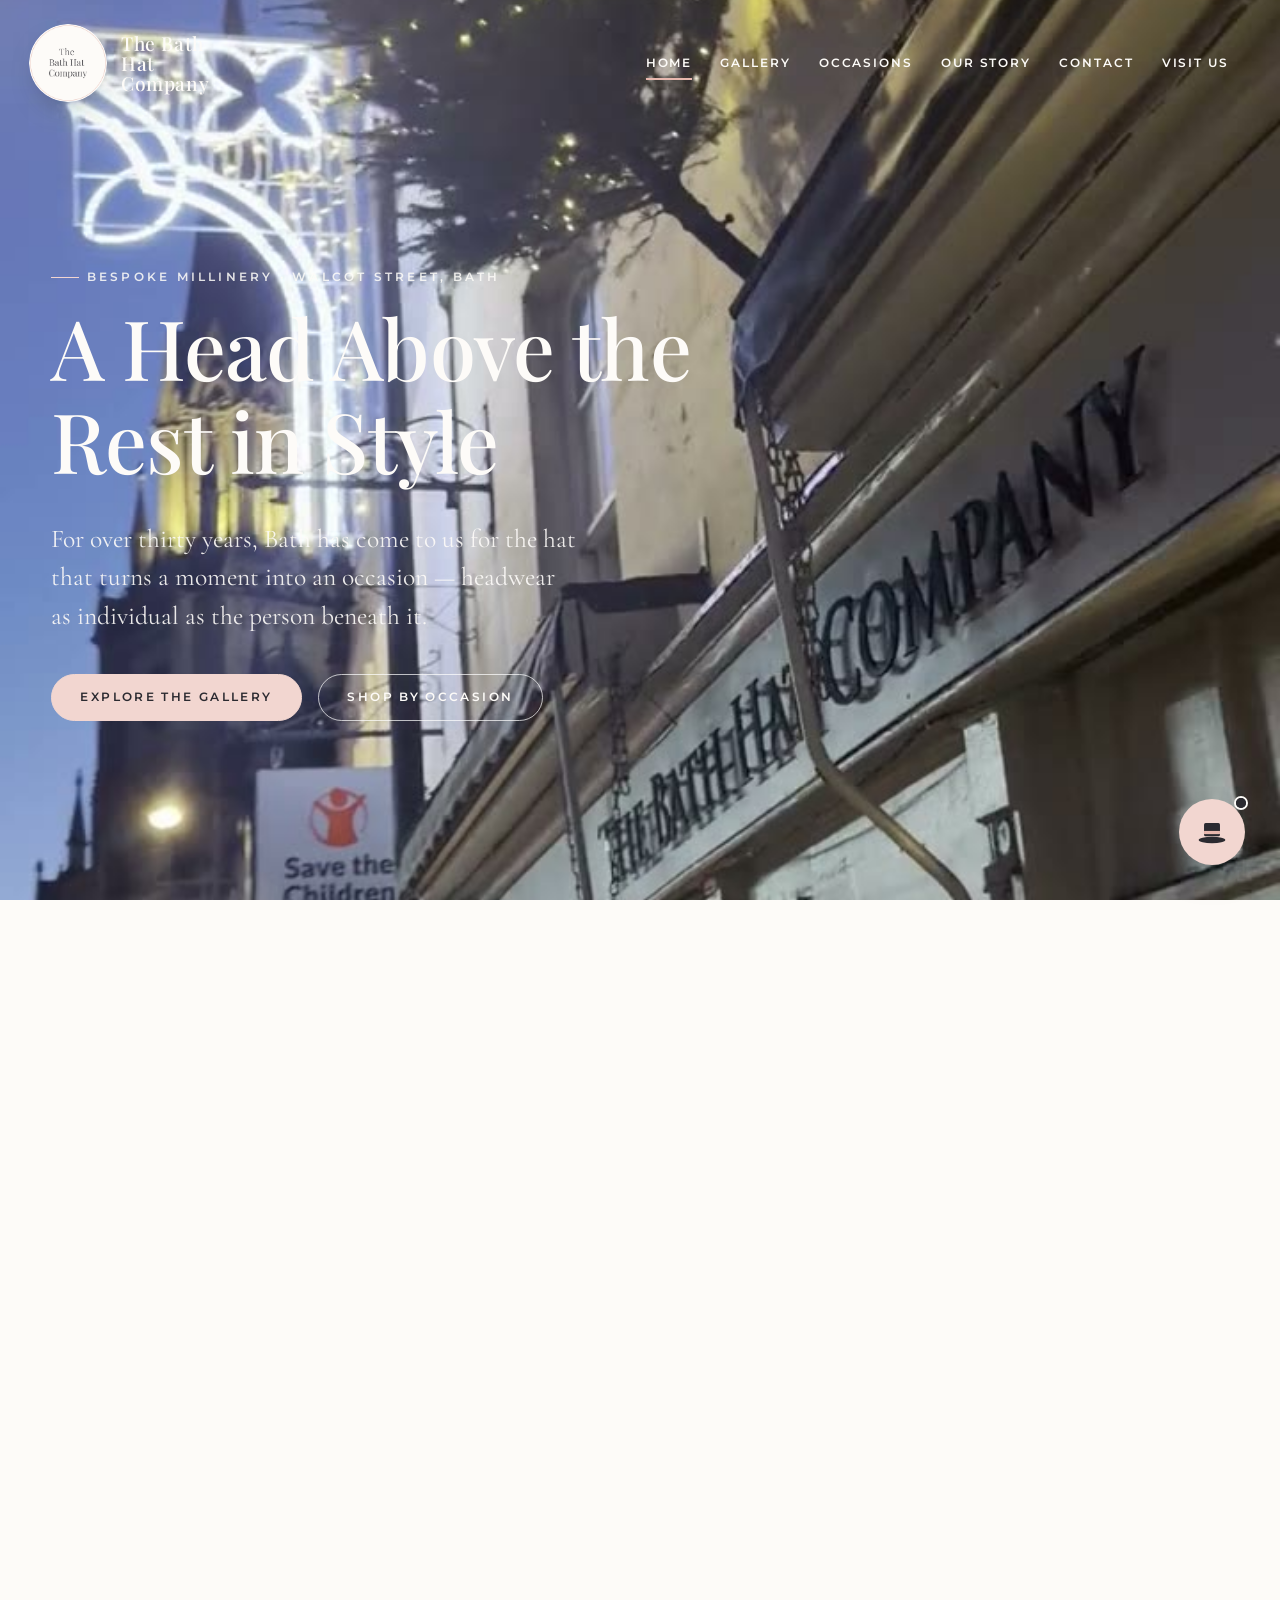
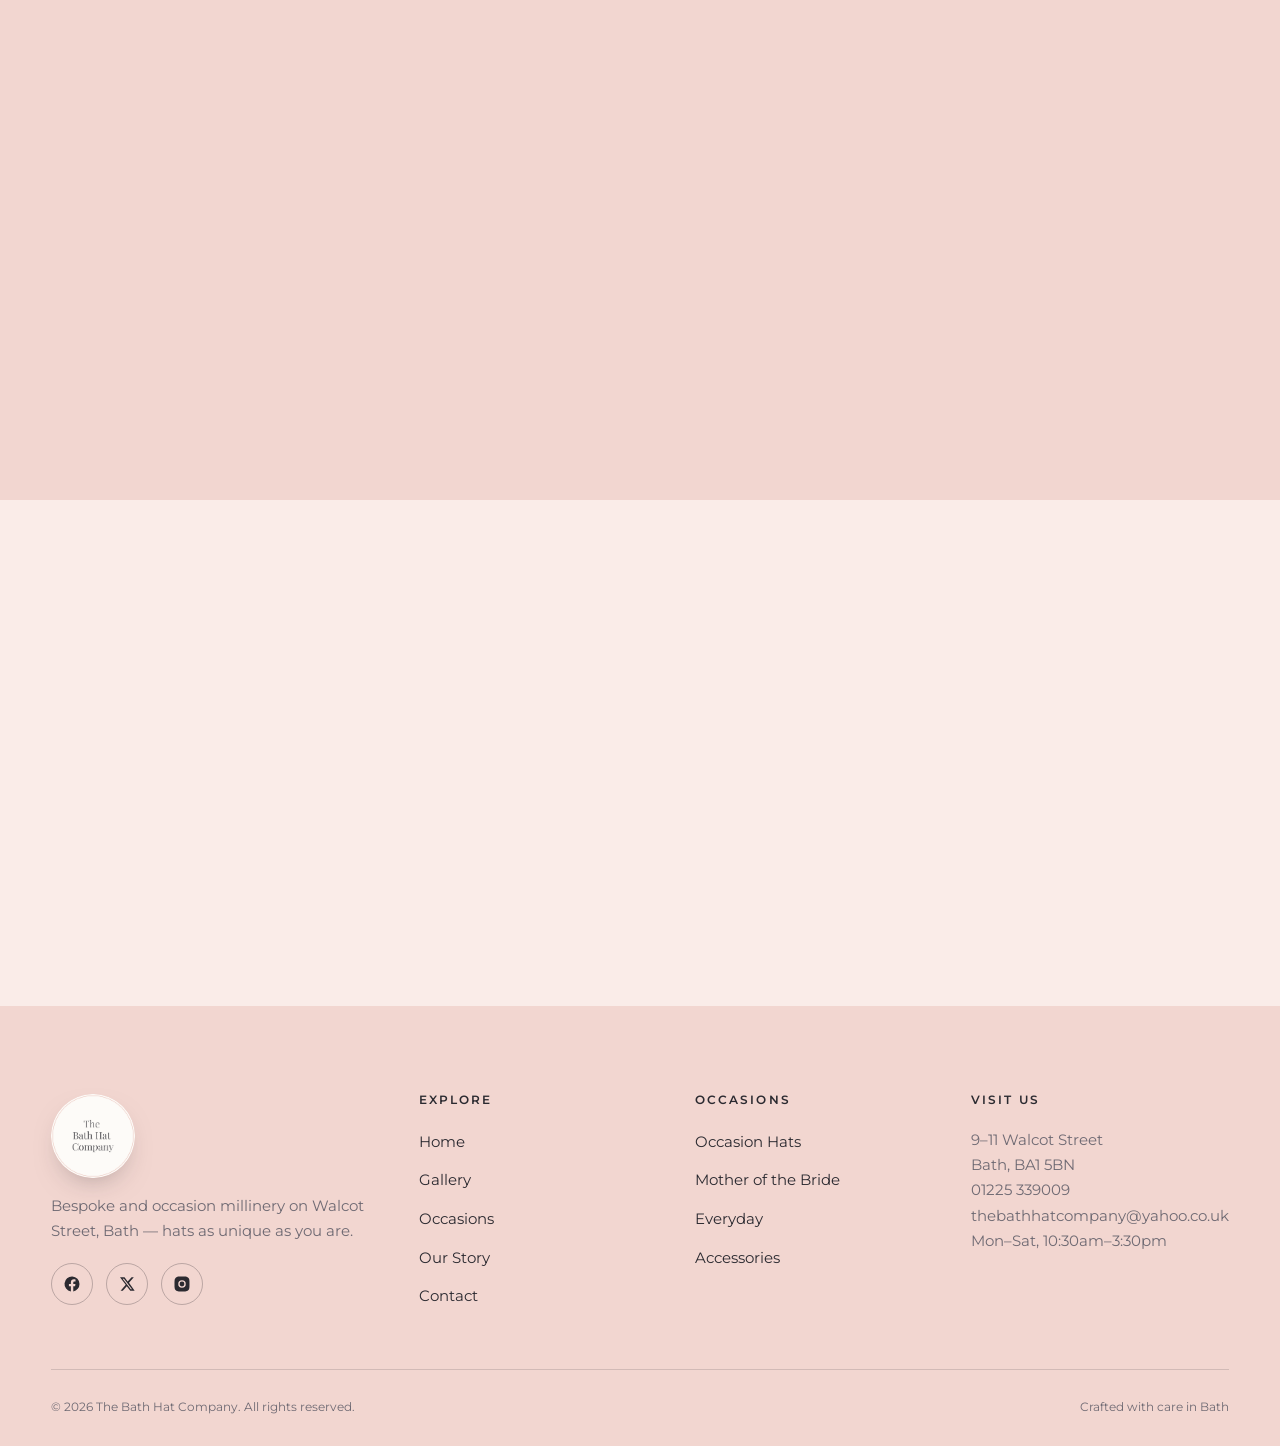
<file: index.html>
<!DOCTYPE html>
<html lang="en-GB">
<head>
<meta charset="UTF-8" />
<meta name="viewport" content="width=device-width, initial-scale=1.0" />
<title>The Bath Hat Company | Bespoke Milliners in Bath</title>
<meta name="description" content="The Bath Hat Company on Walcot Street, Bath — bespoke occasion hats, Mother of the Bride millinery, everyday styles and accessories. Open Monday–Saturday." />
<link rel="canonical" href="https://www.thebathhatcompany.com/" />
<meta property="og:title" content="The Bath Hat Company | Bespoke Milliners in Bath" />
<meta property="og:description" content="Bespoke occasion hats on Walcot Street, Bath. Open Monday–Saturday, 10:30am–3:30pm." />
<meta property="og:image" content="assets/images/hero-poster.jpg" />
<meta property="og:type" content="website" />
<link rel="icon" href="assets/images/logo-badge.png" />
<link rel="preconnect" href="https://fonts.googleapis.com" />
<link rel="preconnect" href="https://fonts.gstatic.com" crossorigin />
<link href="https://fonts.googleapis.com/css2?family=Playfair+Display:ital,wght@0,400;0,500;0,600;1,400;1,500;1,600&family=Cormorant+Garamond:ital,wght@0,400;0,500;1,400;1,500&family=Montserrat:wght@300;400;500;600;700&display=swap" rel="stylesheet" />
<link rel="stylesheet" href="css/style.css" />
<link rel="stylesheet" href="css/animations.css" />
</head>
<body>
<a href="#main" class="skip-link">Skip to content</a>
<div id="scroll-progress"></div>

<header class="site-header">
  <div class="container">
    <a href="index.html" class="brand" aria-label="The Bath Hat Company — home">
      <img src="assets/images/logo-badge.png" alt="The Bath Hat Company" />
      <span class="brand-word">The Bath Hat Company</span>
    </a>
    <nav class="nav-links" id="nav-links">
      <a href="index.html">Home</a>
      <a href="gallery.html">Gallery</a>
      <a href="occasions.html">Occasions</a>
      <a href="our-story.html">Our Story</a>
      <a href="contact.html#get-in-touch">Contact</a>
      <a href="contact.html">Visit Us</a>
    </nav>
    <button class="nav-toggle" aria-label="Toggle menu" aria-expanded="false"><span></span><span></span><span></span></button>
  </div>
</header>

<main id="main">

  <!-- HERO -->
  <section class="hero">
    <div class="hero-media video-frame">
      <img src="assets/images/hero-poster.jpg" alt="" class="video-frame-poster" aria-hidden="true" />
      <video autoplay muted loop playsinline webkit-playsinline="true" preload="auto" aria-hidden="true">
        <source src="assets/video/hero.mp4" type="video/mp4" />
      </video>
    </div>
    <div class="hero-content">
      <span class="eyebrow" data-reveal="up">Bespoke Millinery · Walcot Street, Bath</span>
      <h1 data-reveal="up" style="--stagger:1">A Head Above the Rest in Style</h1>
      <p class="lede" data-reveal="up" style="--stagger:2">For over thirty years, Bath has come to us for the hat that turns a moment into an occasion — headwear as individual as the person beneath it.</p>
      <div class="hero-actions" data-reveal="up" style="--stagger:3">
        <a href="gallery.html" class="btn btn-pink">Explore the Gallery</a>
        <a href="occasions.html" class="btn btn-light">Shop by Occasion</a>
      </div>
    </div>
  </section>

  <!-- WELCOME -->
  <section class="section">
    <div class="container split">
      <div>
        <span class="eyebrow" data-reveal="up">Welcome</span>
        <h2 data-reveal="up" style="--stagger:1">Hats as unique as the head that wears them</h2>
        <p data-reveal="up" style="--stagger:2">Whether you are searching for the perfect finishing touch to an outfit, a thoughtful gift, or a bold statement piece, we have you beautifully covered. Every hat in our Walcot Street boutique is chosen and finished with meticulous care, so that each one feels as individual as the person wearing it.</p>
        <p data-reveal="up" style="--stagger:3">We specialise in fitting and personalising hats for every occasion — weddings, race days, garden parties and festivals — with an unhurried, one-to-one service you will remember long after you leave.</p>
        <div data-reveal="up" style="--stagger:4"><a href="our-story.html" class="btn">Read Our Story</a></div>
      </div>
      <div class="split-media" data-reveal="scale">
        <img src="assets/images/welcome-lol.jpg" alt="A customer in a tan fedora and red coat outside The Bath Hat Company" loading="lazy" />
        <div class="frame" aria-hidden="true"></div>
      </div>
    </div>
  </section>

  <!-- QUOTE -->
  <section class="quote-band">
    <blockquote data-reveal="up">
      <span class="mark" aria-hidden="true">&ldquo;</span>
      <p>Elegance is the only beauty that never fades.</p>
      <cite>Audrey Hepburn</cite>
    </blockquote>
  </section>

  <!-- SHOP BY OCCASION (floating cards) -->
  <section class="section">
    <div class="container">
      <div class="section-head center">
        <span class="eyebrow center" data-reveal="up">Shop by occasion</span>
        <h2 data-reveal="up" style="--stagger:1">Find your perfect hat</h2>
        <p class="lede mx-auto" data-reveal="up" style="--stagger:2;max-width:52ch">Three decades of styles, curated for every event on your calendar.</p>
      </div>
      <div class="float-grid">
        <a class="float-card" href="occasions.html#occasion-hats" style="--float-delay:0s" data-reveal="up">
          <img src="assets/images/occ-hat-1.jpg" alt="Pink occasion fascinator" loading="lazy" />
          <span class="fc-label"><small>For every event</small><span>Occasion Hats</span></span>
        </a>
        <a class="float-card" href="occasions.html#mother-of-the-bride" style="--float-delay:.8s" data-reveal="up" data-stagger-index="1">
          <img src="assets/images/occ-hat-3.jpg" alt="Emerald green occasion hat with feathers" loading="lazy" />
          <span class="fc-label"><small>The big day</small><span>Mother of the Bride</span></span>
        </a>
        <a class="float-card" href="occasions.html#everyday" style="--float-delay:1.6s" data-reveal="up" data-stagger-index="2">
          <img src="assets/images/everyday-1.jpg" alt="Soft everyday hat" loading="lazy" />
          <span class="fc-label"><small>Day to day</small><span>Everyday</span></span>
        </a>
        <a class="float-card" href="occasions.html#accessories" style="--float-delay:2.4s" data-reveal="up" data-stagger-index="3">
          <img src="assets/images/acc-1.jpg" alt="Fashion accessories" loading="lazy" />
          <span class="fc-label"><small>Finishing touches</small><span>Accessories</span></span>
        </a>
      </div>
    </div>
  </section>

  <!-- FEATURED: MAEVE -->
  <section class="section section-wash">
    <div class="container split reverse">
      <div class="split-media" data-reveal="scale">
        <img src="assets/images/occ-hat-2.jpg" alt="An elegant silver-grey occasion hat with a sculptural bow and feathers" loading="lazy" />
        <div class="frame" aria-hidden="true"></div>
      </div>
      <div>
        <span class="eyebrow" data-reveal="up">Featured collection</span>
        <h2 data-reveal="up" style="--stagger:1">MAEVE — the essence of race-day elegance</h2>
        <p class="lede" data-reveal="up" style="--stagger:2">Poised. Ethereal. Show-stopping.</p>
        <p data-reveal="up" style="--stagger:3">Our statement millinery collection is here — sculptural saucers finished with hand-tied bows and delicate feathers, designed for Royal Ascot, Henley and the season's most elegant weddings.</p>
        <div data-reveal="up" style="--stagger:4"><a href="occasions.html#mother-of-the-bride" class="btn">Discover MAEVE</a></div>
      </div>
    </div>
  </section>

  <!-- STATS -->
  <section class="section">
    <div class="container">
      <div class="stats">
        <div class="stat" data-reveal="up"><div class="figure"><span data-counter="30" data-suffix="+">0</span></div><div class="label">Years of Millinery</div></div>
        <div class="stat" data-reveal="up" data-stagger-index="1"><div class="figure"><span data-counter="6">0</span></div><div class="label">Days a Week, Open</div></div>
        <div class="stat" data-reveal="up" data-stagger-index="2"><div class="figure"><span data-counter="100" data-suffix="%">0</span></div><div class="label">Personal Fittings</div></div>
        <div class="stat" data-reveal="up" data-stagger-index="3"><div class="figure">1 of 1</div><div class="label">Every Single Hat</div></div>
      </div>
    </div>
  </section>

  <!-- REVIEWS (scroll-through grid) -->
  <section class="section section-pink">
    <div class="container">
      <div class="section-head center">
        <span class="eyebrow center" data-reveal="up">What Bath is saying</span>
        <h2 data-reveal="up" style="--stagger:1">Loved by our customers</h2>
      </div>
      <div class="review-grid">
        <div class="review-card" data-reveal="up"><div class="stars" aria-hidden="true">★★★★★</div><p class="quote">"A fabulous shop. The lady who served us could not have done any more for us — nothing was too much trouble, and she let us try many hats until we found the right one. I love my beret!"</p><cite>Verified Customer</cite></div>
        <div class="review-card" data-reveal="up" data-stagger-index="1"><div class="stars" aria-hidden="true">★★★★★</div><p class="quote">"Absolutely the most charming shop and staff. Treated myself and my husband to new hats and thoroughly enjoyed the experience from start to finish. Awesome stock for every occasion."</p><cite>Verified Customer</cite></div>
        <div class="review-card" data-reveal="up" data-stagger-index="2"><div class="stars" aria-hidden="true">★★★★★</div><p class="quote">"What an amazing shop, filled with hats of all types and styles. The proprietor is friendly to a fault — no hard sell, just honest, impartial advice. You'll be spoilt for choice."</p><cite>Craig</cite></div>
        <div class="review-card" data-reveal="up" data-stagger-index="1"><div class="stars" aria-hidden="true">★★★★★</div><p class="quote">"We went specifically for hats for Royal Ascot &amp; Henley, plus several weddings. Dianna couldn't have been more helpful and patient — an absolute angel."</p><cite>Verified Customer</cite></div>
        <div class="review-card" data-reveal="up" data-stagger-index="2"><div class="stars" aria-hidden="true">★★★★★</div><p class="quote">"Having been failed by other shops trying to find a fedora, I was directed here. Outstanding service — nothing rushed, and the hat was stretched to a comfortable fit."</p><cite>Alan Hale</cite></div>
        <div class="review-card" data-reveal="up"><div class="stars" aria-hidden="true">★★★★★</div><p class="quote">"My first time in a British hat shop. The owner was extremely helpful and friendly, making the whole experience totally enjoyable and fun."</p><cite>Verified Customer</cite></div>
      </div>
      <div class="text-center" style="margin-top:2.6rem" data-reveal="up"><a class="btn" href="https://www.yell.com/biz/the-bath-hat-co-bath-4237435/" target="_blank" rel="noopener">Leave Us a Review</a></div>
    </div>
  </section>

  <!-- CTA -->
  <section class="section section-wash">
    <div class="container text-center">
      <span class="eyebrow center" data-reveal="up">Visit us on Walcot Street</span>
      <h2 class="mt-0" data-reveal="up" style="--stagger:1">Discover the perfect hat for every occasion</h2>
      <p class="lede mx-auto maxw-60" data-reveal="up" style="--stagger:2">Open Monday to Saturday, 10:30am&ndash;3:30pm. Come and try before you buy — every fitting is personal.</p>
      <div class="hero-actions" style="justify-content:center" data-reveal="up" data-stagger-index="3">
        <a href="tel:01225339009" class="btn btn-pink">Call 01225 339009</a>
        <a href="contact.html#get-in-touch" class="btn">Get in Touch</a>
      </div>
    </div>
  </section>

</main>

<footer class="site-footer">
  <div class="container">
    <div class="footer-grid">
      <div class="footer-brand">
        <img src="assets/images/logo-badge.png" alt="The Bath Hat Company" />
        <p>Bespoke and occasion millinery on Walcot Street, Bath — hats as unique as you are.</p>
        <div class="social-row">
          <a href="https://www.facebook.com/thebathhatcompany" target="_blank" rel="noopener" aria-label="Facebook"><svg width="18" height="18" viewBox="0 0 24 24" fill="currentColor"><path d="M22 12a10 10 0 1 0-11.5 9.9v-7H7.9V12h2.6V9.8c0-2.6 1.5-4 3.9-4 1.1 0 2.3.2 2.3.2v2.5h-1.3c-1.3 0-1.7.8-1.7 1.6V12h2.9l-.5 2.9h-2.4v7A10 10 0 0 0 22 12Z"/></svg></a>
          <a href="https://twitter.com/bathshopping" target="_blank" rel="noopener" aria-label="X (Twitter)"><svg width="16" height="16" viewBox="0 0 24 24" fill="currentColor"><path d="M18.9 2h3.3l-7.2 8.2L23.5 22h-6.6l-5.2-6.8L5.7 22H2.4l7.7-8.8L1.5 2h6.8l4.7 6.2L18.9 2Zm-1.2 18h1.8L7.4 4h-2l12.3 16Z"/></svg></a>
          <a href="https://www.instagram.com/thebathhatcompany/" target="_blank" rel="noopener" aria-label="Instagram"><svg width="18" height="18" viewBox="0 0 24 24" fill="currentColor"><path d="M12 2c2.7 0 3.05.01 4.12.06 1.06.05 1.79.22 2.43.47.66.25 1.21.6 1.76 1.15.5.5.9 1.1 1.15 1.76.25.64.42 1.37.47 2.43.05 1.07.06 1.42.06 4.13s-.01 3.06-.06 4.13c-.05 1.06-.22 1.79-.47 2.43a4.9 4.9 0 0 1-1.15 1.76 4.9 4.9 0 0 1-1.76 1.15c-.64.25-1.37.42-2.43.47-1.07.05-1.42.06-4.12.06s-3.06-.01-4.13-.06c-1.06-.05-1.79-.22-2.43-.47a4.9 4.9 0 0 1-1.76-1.15 4.9 4.9 0 0 1-1.15-1.76c-.25-.64-.42-1.37-.47-2.43C2.01 15.06 2 14.7 2 12s.01-3.06.06-4.13c.05-1.06.22-1.79.47-2.43.25-.66.6-1.21 1.15-1.76A4.9 4.9 0 0 1 5.44 2.53c.64-.25 1.37-.42 2.43-.47C8.94 2.01 9.3 2 12 2Zm0 5a5 5 0 1 0 0 10 5 5 0 0 0 0-10Zm0 8.2a3.2 3.2 0 1 1 0-6.4 3.2 3.2 0 0 1 0 6.4Zm5.2-8.4a1.2 1.2 0 1 1-2.4 0 1.2 1.2 0 0 1 2.4 0Z"/></svg></a>
        </div>
      </div>
      <div>
        <h4>Explore</h4>
        <ul class="footer-links">
          <li><a href="index.html">Home</a></li>
          <li><a href="gallery.html">Gallery</a></li>
          <li><a href="occasions.html">Occasions</a></li>
          <li><a href="our-story.html">Our Story</a></li>
          <li><a href="contact.html#get-in-touch">Contact</a></li>
        </ul>
      </div>
      <div>
        <h4>Occasions</h4>
        <ul class="footer-links">
          <li><a href="occasions.html#occasion-hats">Occasion Hats</a></li>
          <li><a href="occasions.html#mother-of-the-bride">Mother of the Bride</a></li>
          <li><a href="occasions.html#everyday">Everyday</a></li>
          <li><a href="occasions.html#accessories">Accessories</a></li>
        </ul>
      </div>
      <div>
        <h4>Visit Us</h4>
        <address>
          9&ndash;11 Walcot Street<br />Bath, BA1 5BN<br />
          <a href="tel:01225339009">01225 339009</a><br />
          <a href="mailto:thebathhatcompany@yahoo.co.uk">thebathhatcompany@yahoo.co.uk</a><br />
          Mon&ndash;Sat, 10:30am&ndash;3:30pm
        </address>
      </div>
    </div>
    <div class="footer-bottom">
      <span>&copy; <span data-year></span> The Bath Hat Company. All rights reserved.</span>
      <span>Crafted with care in Bath</span>
    </div>
  </div>
</footer>

<!-- HAT CHATBOT -->
<div id="hat-chat-launcher" role="button" tabindex="0" aria-label="Open Ask the Milliner chat" aria-expanded="false">
  <svg viewBox="0 0 64 64" xmlns="http://www.w3.org/2000/svg"><ellipse cx="32" cy="47" rx="25" ry="6" fill="#2b2a30"/><rect x="17" y="15" width="30" height="25" rx="3" fill="#2b2a30"/><rect x="17" y="30" width="30" height="6" fill="#E7B7AE"/></svg>
  <span class="ping" aria-hidden="true"></span>
</div>
<div id="hat-chat-panel" role="dialog" aria-modal="false" aria-label="Ask the Milliner chat window">
  <div class="hat-chat-head">
    <div class="hat-avatar"><svg viewBox="0 0 64 64" xmlns="http://www.w3.org/2000/svg"><ellipse cx="32" cy="47" rx="25" ry="6" fill="#2b2a30"/><rect x="17" y="15" width="30" height="25" rx="3" fill="#2b2a30"/><rect x="17" y="30" width="30" height="6" fill="#E7B7AE"/></svg></div>
    <div><strong>Ask the Milliner</strong><span>Usually replies instantly</span></div>
    <button class="hat-chat-close" aria-label="Close chat">✕</button>
  </div>
  <div class="hat-chat-body"></div>
  <div class="hat-chat-suggestions"></div>
  <form class="hat-chat-form">
    <input type="text" placeholder="Ask about hats, hours, fittings…" aria-label="Type your message" autocomplete="off" />
    <button type="submit" aria-label="Send message"><svg viewBox="0 0 24 24" fill="none" stroke="currentColor" stroke-width="2"><path d="M22 2 11 13"/><path d="M22 2 15 22l-4-9-9-4 20-7Z"/></svg></button>
  </form>
</div>

<script src="js/main.js"></script>
<script src="js/chatbot.js"></script>
</body>
</html>
</file>
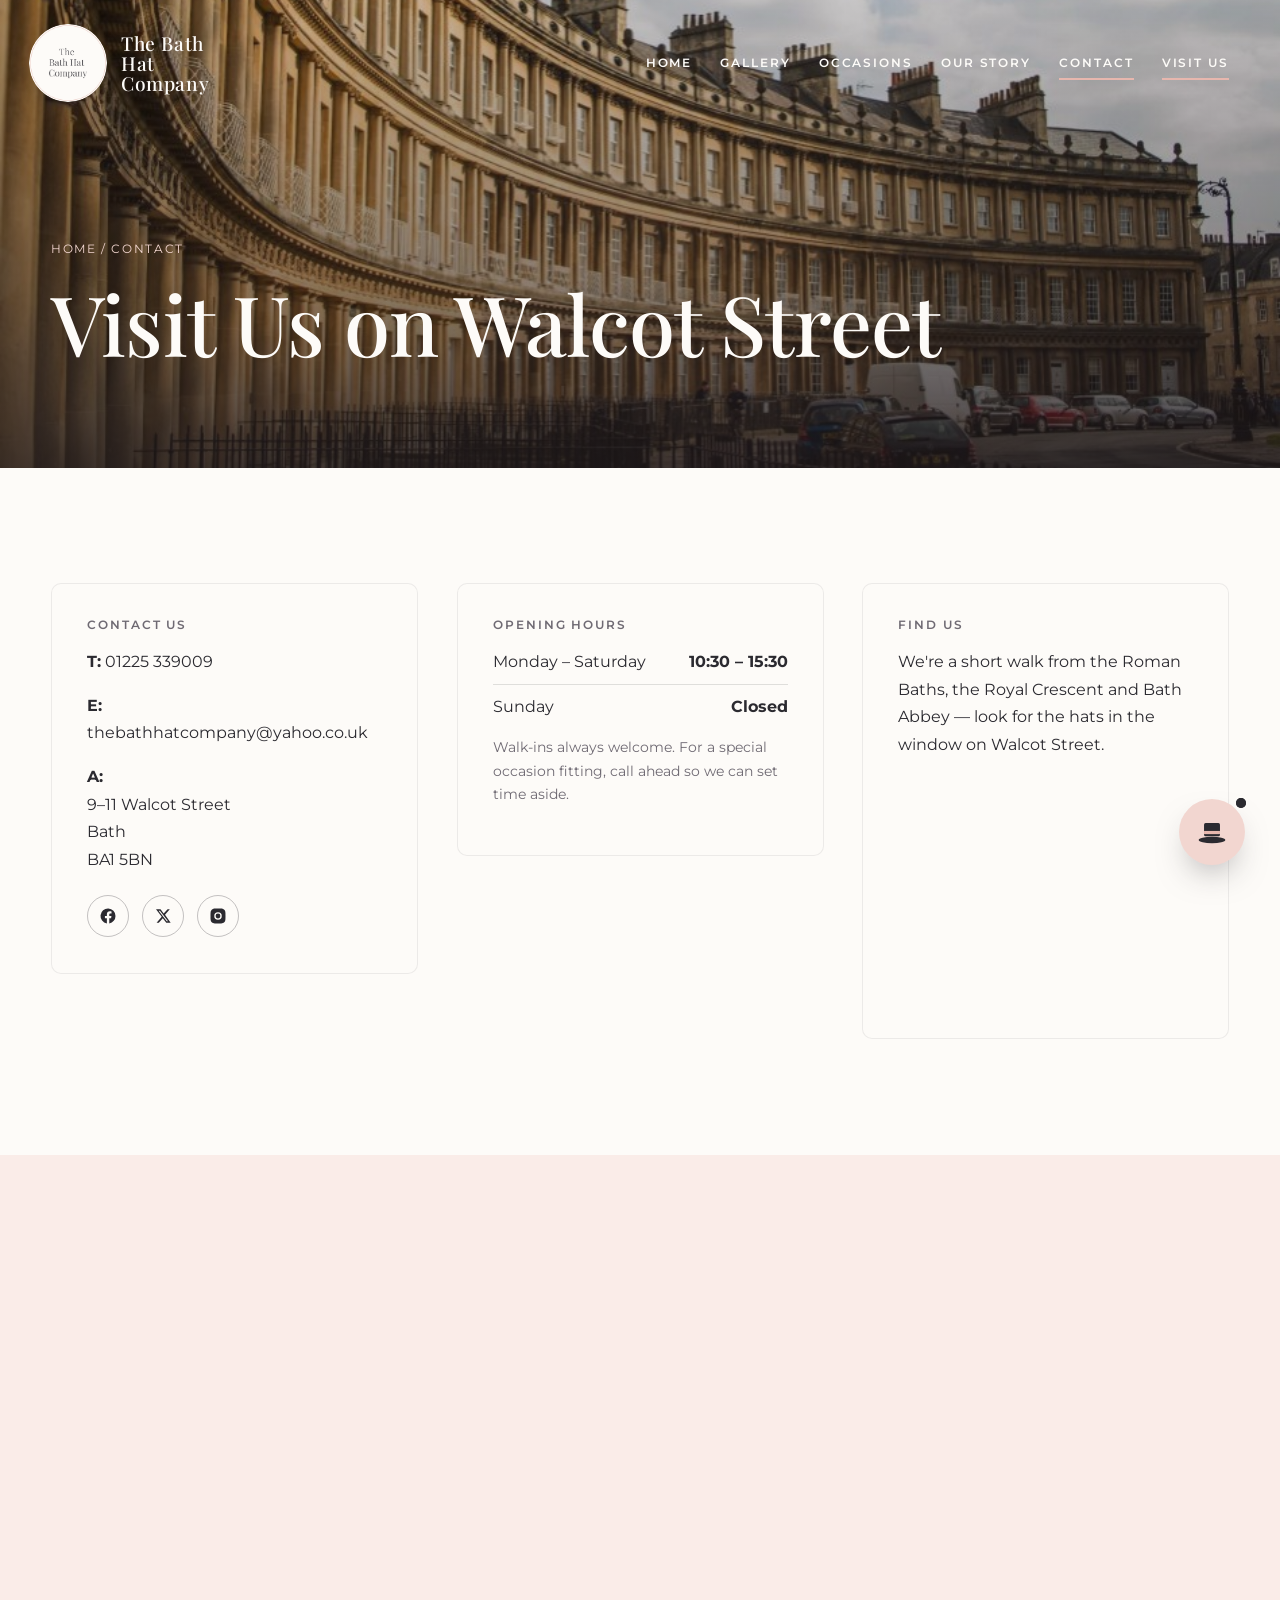
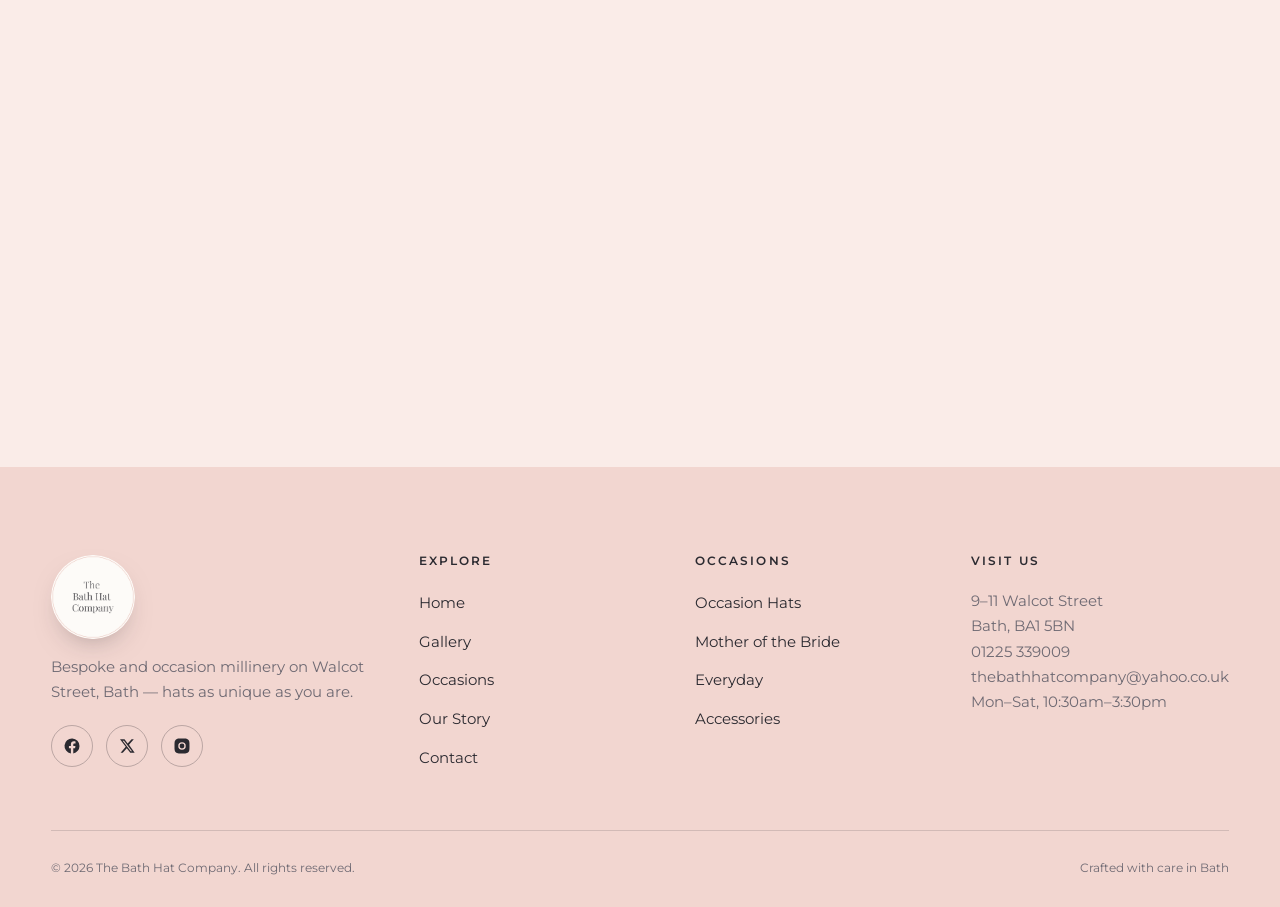
<file: contact.html>
<!DOCTYPE html>
<html lang="en-GB">
<head>
<meta charset="UTF-8" />
<meta name="viewport" content="width=device-width, initial-scale=1.0" />
<title>Contact &amp; Visit Us | The Bath Hat Company</title>
<meta name="description" content="Visit The Bath Hat Company at 9-11 Walcot Street, Bath BA1 5BN. Open Monday to Saturday, 10:30am–3:30pm. Call 01225 339009 or send us a message." />
<link rel="canonical" href="https://www.thebathhatcompany.com/contact/" />
<link rel="icon" href="assets/images/logo-badge.png" />
<link rel="preconnect" href="https://fonts.googleapis.com" />
<link rel="preconnect" href="https://fonts.gstatic.com" crossorigin />
<link href="https://fonts.googleapis.com/css2?family=Playfair+Display:ital,wght@0,400;0,500;0,600;1,400;1,500;1,600&family=Cormorant+Garamond:ital,wght@0,400;0,500;1,400;1,500&family=Montserrat:wght@300;400;500;600;700&display=swap" rel="stylesheet" />
<link rel="stylesheet" href="css/style.css" />
<link rel="stylesheet" href="css/animations.css" />
</head>
<body>
<a href="#main" class="skip-link">Skip to content</a>
<div id="scroll-progress"></div>

<header class="site-header">
  <div class="container">
    <a href="index.html" class="brand" aria-label="The Bath Hat Company — home"><img src="assets/images/logo-badge.png" alt="The Bath Hat Company" /><span class="brand-word">The Bath Hat Company</span></a>
    <nav class="nav-links" id="nav-links">
      <a href="index.html">Home</a>
      <a href="gallery.html">Gallery</a>
      <a href="occasions.html">Occasions</a>
      <a href="our-story.html">Our Story</a>
      <a href="contact.html#get-in-touch">Contact</a>
      <a href="contact.html">Visit Us</a>
    </nav>
    <button class="nav-toggle" aria-label="Toggle menu" aria-expanded="false"><span></span><span></span><span></span></button>
  </div>
</header>

<main id="main">

  <section class="page-hero" style="min-height:52vh;">
    <img src="assets/images/visit-us.jpg" alt="The Georgian architecture of Bath, home of The Bath Hat Company" loading="eager" />
    <div class="page-hero-content">
      <div class="breadcrumb"><a href="index.html">Home</a> / Contact</div>
      <h1 data-reveal="up">Visit Us on Walcot Street</h1>
    </div>
  </section>

  <section class="section">
    <div class="container">
      <div class="grid grid-3" style="align-items:flex-start;">
        <div class="tile" data-reveal="up">
          <h4 style="font-family:var(--font-body);font-weight:600;letter-spacing:.16em;text-transform:uppercase;font-size:.74rem;color:var(--ink-soft);margin-bottom:1rem;">Contact Us</h4>
          <p><strong>T:</strong> <a href="tel:01225339009">01225 339009</a></p>
          <p><strong>E:</strong> <a href="mailto:thebathhatcompany@yahoo.co.uk">thebathhatcompany@yahoo.co.uk</a></p>
          <p><strong>A:</strong><br />9&ndash;11 Walcot Street<br />Bath<br />BA1 5BN</p>
          <div class="social-row" style="margin-top:1.4rem;">
            <a href="https://www.facebook.com/thebathhatcompany" target="_blank" rel="noopener" aria-label="Facebook"><svg width="18" height="18" viewBox="0 0 24 24" fill="currentColor"><path d="M22 12a10 10 0 1 0-11.5 9.9v-7H7.9V12h2.6V9.8c0-2.6 1.5-4 3.9-4 1.1 0 2.3.2 2.3.2v2.5h-1.3c-1.3 0-1.7.8-1.7 1.6V12h2.9l-.5 2.9h-2.4v7A10 10 0 0 0 22 12Z"/></svg></a>
            <a href="https://twitter.com/bathshopping" target="_blank" rel="noopener" aria-label="X (Twitter)"><svg width="16" height="16" viewBox="0 0 24 24" fill="currentColor"><path d="M18.9 2h3.3l-7.2 8.2L23.5 22h-6.6l-5.2-6.8L5.7 22H2.4l7.7-8.8L1.5 2h6.8l4.7 6.2L18.9 2Zm-1.2 18h1.8L7.4 4h-2l12.3 16Z"/></svg></a>
            <a href="https://www.instagram.com/thebathhatcompany/" target="_blank" rel="noopener" aria-label="Instagram"><svg width="18" height="18" viewBox="0 0 24 24" fill="currentColor"><path d="M12 2c2.7 0 3.05.01 4.12.06 1.06.05 1.79.22 2.43.47.66.25 1.21.6 1.76 1.15.5.5.9 1.1 1.15 1.76.25.64.42 1.37.47 2.43.05 1.07.06 1.42.06 4.13s-.01 3.06-.06 4.13c-.05 1.06-.22 1.79-.47 2.43a4.9 4.9 0 0 1-1.15 1.76 4.9 4.9 0 0 1-1.76 1.15c-.64.25-1.37.42-2.43.47-1.07.05-1.42.06-4.12.06s-3.06-.01-4.13-.06c-1.06-.05-1.79-.22-2.43-.47a4.9 4.9 0 0 1-1.76-1.15 4.9 4.9 0 0 1-1.15-1.76c-.25-.64-.42-1.37-.47-2.43C2.01 15.06 2 14.7 2 12s.01-3.06.06-4.13c.05-1.06.22-1.79.47-2.43.25-.66.6-1.21 1.15-1.76A4.9 4.9 0 0 1 5.44 2.53c.64-.25 1.37-.42 2.43-.47C8.94 2.01 9.3 2 12 2Zm0 5a5 5 0 1 0 0 10 5 5 0 0 0 0-10Zm0 8.2a3.2 3.2 0 1 1 0-6.4 3.2 3.2 0 0 1 0 6.4Zm5.2-8.4a1.2 1.2 0 1 1-2.4 0 1.2 1.2 0 0 1 2.4 0Z"/></svg></a>
          </div>
        </div>
        <div class="tile" data-reveal="up" data-stagger-index="1">
          <h4 style="font-family:var(--font-body);font-weight:600;letter-spacing:.16em;text-transform:uppercase;font-size:.74rem;color:var(--ink-soft);margin-bottom:1rem;">Opening Hours</h4>
          <ul style="display:flex;flex-direction:column;gap:.5rem;">
            <li style="display:flex;justify-content:space-between;border-bottom:1px solid var(--line);padding-bottom:.5rem;"><span>Monday &ndash; Saturday</span><strong>10:30 &ndash; 15:30</strong></li>
            <li style="display:flex;justify-content:space-between;"><span>Sunday</span><strong>Closed</strong></li>
          </ul>
          <p class="form-note" style="margin-top:1rem;">Walk-ins always welcome. For a special occasion fitting, call ahead so we can set time aside.</p>
        </div>
        <div class="tile" data-reveal="up" data-stagger-index="2">
          <h4 style="font-family:var(--font-body);font-weight:600;letter-spacing:.16em;text-transform:uppercase;font-size:.74rem;color:var(--ink-soft);margin-bottom:1rem;">Find Us</h4>
          <p>We're a short walk from the Roman Baths, the Royal Crescent and Bath Abbey — look for the hats in the window on Walcot Street.</p>
          <div style="border-radius:8px;overflow:hidden;margin-top:1rem;">
            <iframe src="https://www.google.com/maps/embed?pb=!1m14!1m8!1m3!1d9960.112246382389!2d-2.3596952!3d51.3841623!3m2!1i1024!2i768!4f13.1!3m3!1m2!1s0x48718113182da4d3%3A0x8926b00710dcdba3!2sThe%20Bath%20Hat%20Company!5e0!3m2!1sen!2suk!4v1708361418198!5m2!1sen!2suk" width="100%" height="220" style="border:0;" loading="lazy" referrerpolicy="no-referrer-when-downgrade" title="Map showing The Bath Hat Company on Walcot Street, Bath"></iframe>
          </div>
        </div>
      </div>
    </div>
  </section>

  <section class="section section-wash" id="get-in-touch">
    <div class="container" style="max-width:760px;">
      <div class="section-head center">
        <span class="eyebrow center" data-reveal="up">Get in touch</span>
        <h2 data-reveal="up" style="--stagger:1">Send us a message</h2>
        <p class="lede" data-reveal="up" style="--stagger:2">Have a question about stock, sizing or a special occasion? Drop us a line and we'll reply personally.</p>
      </div>
      <div class="form-success" role="status">Thank you! Your message has been noted — we'll be in touch shortly. For anything urgent, please call 01225 339009.</div>
      <form id="contact-form" data-reveal="up" data-stagger-index="3">
        <div class="field-row">
          <div class="field"><input type="text" id="name" name="name" placeholder=" " required /><label for="name">Name</label></div>
          <div class="field"><input type="email" id="email" name="email" placeholder=" " required /><label for="email">Email</label></div>
        </div>
        <div class="field"><input type="tel" id="phone" name="phone" placeholder=" " /><label for="phone">Phone</label></div>
        <div class="field"><textarea id="message" name="message" placeholder=" " required></textarea><label for="message">Message</label></div>
        <button type="submit" class="btn btn-pink btn-block">Send Message</button>
        <p class="form-note text-center" style="margin-top:1rem;">Prefer to talk? Call <a href="tel:01225339009">01225 339009</a> or email <a href="mailto:thebathhatcompany@yahoo.co.uk">thebathhatcompany@yahoo.co.uk</a>.</p>
      </form>
    </div>
  </section>

</main>

<footer class="site-footer">
  <div class="container">
    <div class="footer-grid">
      <div class="footer-brand">
        <img src="assets/images/logo-badge.png" alt="The Bath Hat Company" />
        <p>Bespoke and occasion millinery on Walcot Street, Bath — hats as unique as you are.</p>
        <div class="social-row">
          <a href="https://www.facebook.com/thebathhatcompany" target="_blank" rel="noopener" aria-label="Facebook"><svg width="18" height="18" viewBox="0 0 24 24" fill="currentColor"><path d="M22 12a10 10 0 1 0-11.5 9.9v-7H7.9V12h2.6V9.8c0-2.6 1.5-4 3.9-4 1.1 0 2.3.2 2.3.2v2.5h-1.3c-1.3 0-1.7.8-1.7 1.6V12h2.9l-.5 2.9h-2.4v7A10 10 0 0 0 22 12Z"/></svg></a>
          <a href="https://twitter.com/bathshopping" target="_blank" rel="noopener" aria-label="X (Twitter)"><svg width="16" height="16" viewBox="0 0 24 24" fill="currentColor"><path d="M18.9 2h3.3l-7.2 8.2L23.5 22h-6.6l-5.2-6.8L5.7 22H2.4l7.7-8.8L1.5 2h6.8l4.7 6.2L18.9 2Zm-1.2 18h1.8L7.4 4h-2l12.3 16Z"/></svg></a>
          <a href="https://www.instagram.com/thebathhatcompany/" target="_blank" rel="noopener" aria-label="Instagram"><svg width="18" height="18" viewBox="0 0 24 24" fill="currentColor"><path d="M12 2c2.7 0 3.05.01 4.12.06 1.06.05 1.79.22 2.43.47.66.25 1.21.6 1.76 1.15.5.5.9 1.1 1.15 1.76.25.64.42 1.37.47 2.43.05 1.07.06 1.42.06 4.13s-.01 3.06-.06 4.13c-.05 1.06-.22 1.79-.47 2.43a4.9 4.9 0 0 1-1.15 1.76 4.9 4.9 0 0 1-1.76 1.15c-.64.25-1.37.42-2.43.47-1.07.05-1.42.06-4.12.06s-3.06-.01-4.13-.06c-1.06-.05-1.79-.22-2.43-.47a4.9 4.9 0 0 1-1.76-1.15 4.9 4.9 0 0 1-1.15-1.76c-.25-.64-.42-1.37-.47-2.43C2.01 15.06 2 14.7 2 12s.01-3.06.06-4.13c.05-1.06.22-1.79.47-2.43.25-.66.6-1.21 1.15-1.76A4.9 4.9 0 0 1 5.44 2.53c.64-.25 1.37-.42 2.43-.47C8.94 2.01 9.3 2 12 2Zm0 5a5 5 0 1 0 0 10 5 5 0 0 0 0-10Zm0 8.2a3.2 3.2 0 1 1 0-6.4 3.2 3.2 0 0 1 0 6.4Zm5.2-8.4a1.2 1.2 0 1 1-2.4 0 1.2 1.2 0 0 1 2.4 0Z"/></svg></a>
        </div>
      </div>
      <div><h4>Explore</h4><ul class="footer-links"><li><a href="index.html">Home</a></li><li><a href="gallery.html">Gallery</a></li><li><a href="occasions.html">Occasions</a></li><li><a href="our-story.html">Our Story</a></li><li><a href="contact.html#get-in-touch">Contact</a></li></ul></div>
      <div><h4>Occasions</h4><ul class="footer-links"><li><a href="occasions.html#occasion-hats">Occasion Hats</a></li><li><a href="occasions.html#mother-of-the-bride">Mother of the Bride</a></li><li><a href="occasions.html#everyday">Everyday</a></li><li><a href="occasions.html#accessories">Accessories</a></li></ul></div>
      <div><h4>Visit Us</h4><address>9&ndash;11 Walcot Street<br />Bath, BA1 5BN<br /><a href="tel:01225339009">01225 339009</a><br /><a href="mailto:thebathhatcompany@yahoo.co.uk">thebathhatcompany@yahoo.co.uk</a><br />Mon&ndash;Sat, 10:30am&ndash;3:30pm</address></div>
    </div>
    <div class="footer-bottom"><span>&copy; <span data-year></span> The Bath Hat Company. All rights reserved.</span><span>Crafted with care in Bath</span></div>
  </div>
</footer>

<div id="hat-chat-launcher" role="button" tabindex="0" aria-label="Open Ask the Milliner chat" aria-expanded="false">
  <svg viewBox="0 0 64 64" xmlns="http://www.w3.org/2000/svg"><ellipse cx="32" cy="47" rx="25" ry="6" fill="#2b2a30"/><rect x="17" y="15" width="30" height="25" rx="3" fill="#2b2a30"/><rect x="17" y="30" width="30" height="6" fill="#E7B7AE"/></svg>
  <span class="ping" aria-hidden="true"></span>
</div>
<div id="hat-chat-panel" role="dialog" aria-modal="false" aria-label="Ask the Milliner chat window">
  <div class="hat-chat-head">
    <div class="hat-avatar"><svg viewBox="0 0 64 64" xmlns="http://www.w3.org/2000/svg"><ellipse cx="32" cy="47" rx="25" ry="6" fill="#2b2a30"/><rect x="17" y="15" width="30" height="25" rx="3" fill="#2b2a30"/><rect x="17" y="30" width="30" height="6" fill="#E7B7AE"/></svg></div>
    <div><strong>Ask the Milliner</strong><span>Usually replies instantly</span></div>
    <button class="hat-chat-close" aria-label="Close chat">✕</button>
  </div>
  <div class="hat-chat-body"></div>
  <div class="hat-chat-suggestions"></div>
  <form class="hat-chat-form"><input type="text" placeholder="Ask about hats, hours, fittings…" aria-label="Type your message" autocomplete="off" /><button type="submit" aria-label="Send message"><svg viewBox="0 0 24 24" fill="none" stroke="currentColor" stroke-width="2"><path d="M22 2 11 13"/><path d="M22 2 15 22l-4-9-9-4 20-7Z"/></svg></button></form>
</div>

<script src="js/main.js"></script>
<script src="js/chatbot.js"></script>
</body>
</html>
</file>
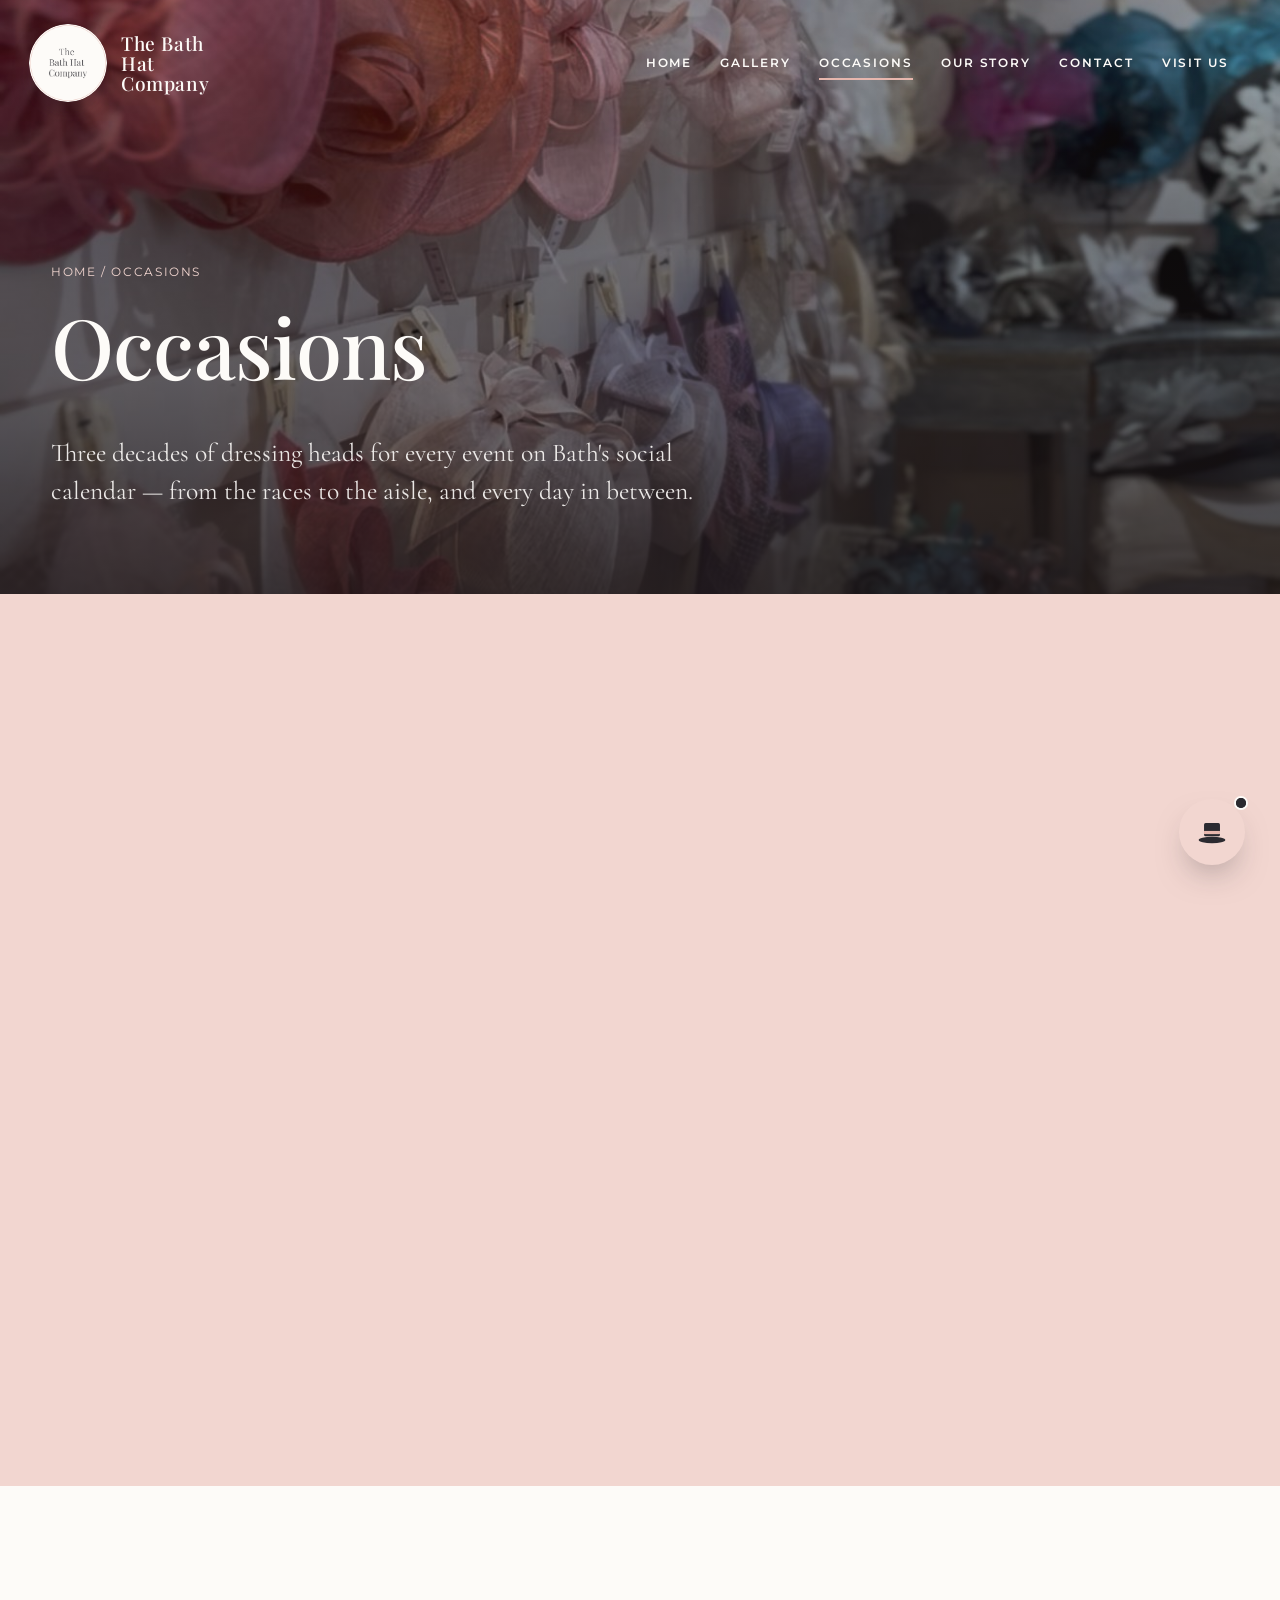
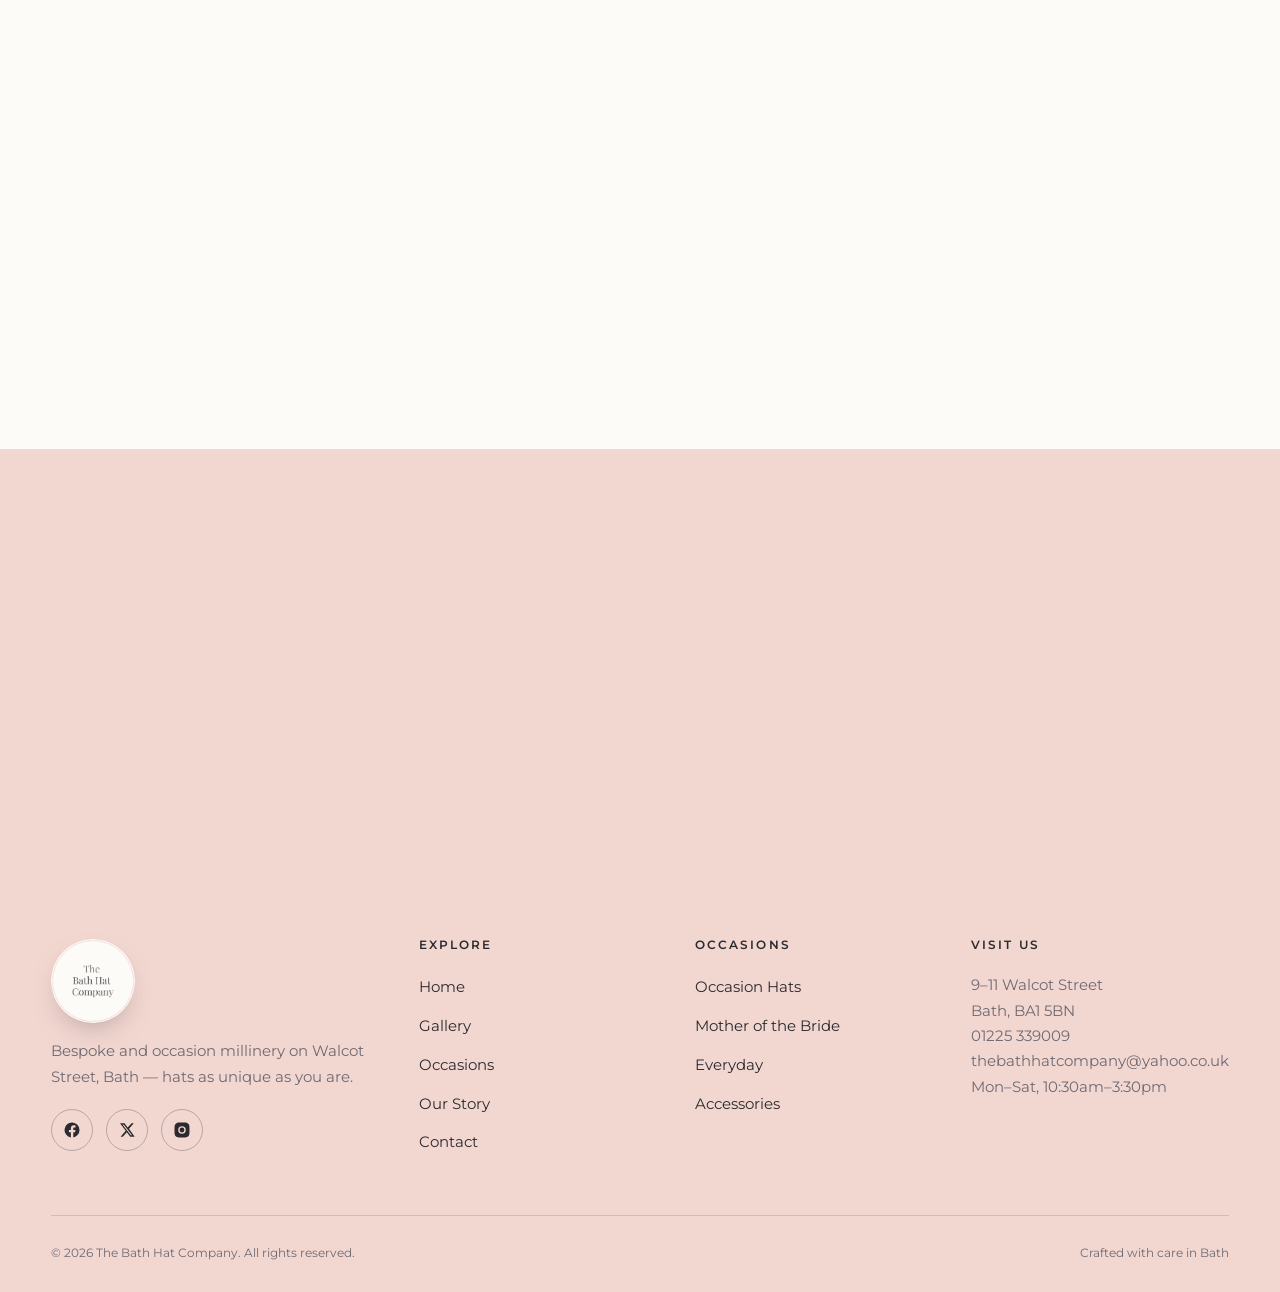
<file: occasions.html>
<!DOCTYPE html>
<html lang="en-GB">
<head>
<meta charset="UTF-8" />
<meta name="viewport" content="width=device-width, initial-scale=1.0" />
<title>Occasions | The Bath Hat Company</title>
<meta name="description" content="Occasion hats, Mother of the Bride millinery, everyday styles and accessories — The Bath Hat Company, Walcot Street, Bath." />
<link rel="canonical" href="https://www.thebathhatcompany.com/occasions/" />
<link rel="icon" href="assets/images/logo-badge.png" />
<link rel="preconnect" href="https://fonts.googleapis.com" />
<link rel="preconnect" href="https://fonts.gstatic.com" crossorigin />
<link href="https://fonts.googleapis.com/css2?family=Playfair+Display:ital,wght@0,400;0,500;0,600;1,400;1,500;1,600&family=Cormorant+Garamond:ital,wght@0,400;0,500;1,400;1,500&family=Montserrat:wght@300;400;500;600;700&display=swap" rel="stylesheet" />
<link rel="stylesheet" href="css/style.css" />
<link rel="stylesheet" href="css/animations.css" />
</head>
<body>
<a href="#main" class="skip-link">Skip to content</a>
<div id="scroll-progress"></div>

<header class="site-header">
  <div class="container">
    <a href="index.html" class="brand" aria-label="The Bath Hat Company — home"><img src="assets/images/logo-badge.png" alt="The Bath Hat Company" /><span class="brand-word">The Bath Hat Company</span></a>
    <nav class="nav-links" id="nav-links">
      <a href="index.html">Home</a>
      <a href="gallery.html">Gallery</a>
      <a href="occasions.html">Occasions</a>
      <a href="our-story.html">Our Story</a>
      <a href="contact.html#get-in-touch">Contact</a>
      <a href="contact.html">Visit Us</a>
    </nav>
    <button class="nav-toggle" aria-label="Toggle menu" aria-expanded="false"><span></span><span></span><span></span></button>
  </div>
</header>

<main id="main">

  <section class="page-hero">
    <img src="assets/images/occasions-hero.jpg" alt="A wall of pink and blush occasion hats inside The Bath Hat Company" loading="eager" />
    <div class="page-hero-content">
      <div class="breadcrumb"><a href="index.html">Home</a> / Occasions</div>
      <h1 data-reveal="up">Occasions</h1>
      <p class="lede" data-reveal="up" style="--stagger:1;max-width:56ch;color:rgba(253,251,248,.9)">Three decades of dressing heads for every event on Bath's social calendar — from the races to the aisle, and every day in between.</p>
    </div>
  </section>

  <!-- OCCASION HATS -->
  <section class="section section-pink" id="occasion-hats">
    <div class="container split">
      <div>
        <span class="eyebrow" data-reveal="up">01 — For every event</span>
        <h2 data-reveal="up" style="--stagger:1">Occasion Hats</h2>
        <p data-reveal="up" style="--stagger:2">As a trusted provider of exceptional hats for the past three decades, we have amassed an extensive collection suitable for every occasion. Whether you need an elegant accessory for a formal affair, a fine straw for a sunny day out, or a show-stopping saucer for the races, we have you covered.</p>
        <p data-reveal="up" style="--stagger:3">Our range spans classic sun hats and boaters to whimsical, one-of-a-kind creations — each hand-selected and finished in store.</p>
        <div data-reveal="up" style="--stagger:4"><a href="gallery.html" class="btn">View the Gallery</a></div>
      </div>
      <div class="slideshow" data-interval="3200" data-reveal="scale">
        <img src="assets/images/occ-hat-1.jpg" alt="Pink occasion fascinator by the window" />
        <img src="assets/images/occ-hat-2.jpg" alt="Silver-grey occasion hat with a sculptural bow" />
        <img src="assets/images/occ-hat-3.jpg" alt="Emerald green occasion hat with feathers" />
        <img src="assets/images/occ-hat-4.jpg" alt="Navy and ivory feather fascinator" />
        <div class="dots"><i></i><i></i><i></i><i></i></div>
        <div class="frame" aria-hidden="true"></div>
      </div>
    </div>
  </section>

  <!-- MOTHER OF THE BRIDE (video) -->
  <section class="section" id="mother-of-the-bride">
    <div class="container split reverse">
      <div class="split-media fit-video video-frame" data-reveal="scale">
        <img src="assets/images/maeve-collection.jpg" alt="" class="video-frame-poster" aria-hidden="true" />
        <video autoplay muted loop playsinline webkit-playsinline="true" preload="auto" aria-hidden="true">
          <source src="assets/video/occasions.mp4" type="video/mp4" />
        </video>
        <div class="frame" aria-hidden="true"></div>
      </div>
      <div>
        <span class="eyebrow" data-reveal="up">02 — The big day</span>
        <h2 data-reveal="up" style="--stagger:1">Mother of the Bride</h2>
        <p data-reveal="up" style="--stagger:2">As the mother of the bride, your presence is as cherished as the day itself — and your hat is so much more than an accessory. It is a statement of grace, confidence and quiet, timeless sophistication.</p>
        <p data-reveal="up" style="--stagger:3">We take the time to understand your outfit, your colours and your comfort, then help you find the piece that feels unmistakably you — from understated elegance to something wonderfully bold. Every hat is fitted personally, so it looks and feels perfect on the day.</p>
        <div data-reveal="up" style="--stagger:4"><a href="contact.html" class="btn">Book a Fitting</a></div>
      </div>
    </div>
  </section>

  <!-- EVERYDAY -->
  <section class="section section-pink" id="everyday">
    <div class="container split">
      <div>
        <span class="eyebrow" data-reveal="up">03 — Day to day</span>
        <h2 data-reveal="up" style="--stagger:1">Everyday</h2>
        <p data-reveal="up" style="--stagger:2">A beautiful hat isn't only for special occasions. Our everyday collection gathers soft berets, baker-boy caps, cosy winter styles and easy straws — characterful headwear for a morning on Pulteney Bridge or an evening among the Christmas lights at Bath Abbey.</p>
        <div data-reveal="up" style="--stagger:3"><a href="gallery.html" class="btn">See the Styles</a></div>
      </div>
      <div class="slideshow" data-interval="3000" data-reveal="scale">
        <img src="assets/images/everyday-1.jpg" alt="Everyday hat in store" />
        <img src="assets/images/everyday-2.jpg" alt="Soft everyday cap" />
        <img src="assets/images/everyday-3.jpg" alt="Casual brimmed hat" />
        <img src="assets/images/everyday-4.jpg" alt="Colourful tweed cap" />
        <div class="dots"><i></i><i></i><i></i><i></i></div>
        <div class="frame" aria-hidden="true"></div>
      </div>
    </div>
  </section>

  <!-- QUOTE (Michael Kors) -->
  <section class="quote-band wash">
    <blockquote data-reveal="up">
      <span class="mark" aria-hidden="true">&ldquo;</span>
      <p>Women who wear black lead colourful lives.</p>
      <cite>Michael Kors</cite>
    </blockquote>
  </section>

  <!-- ACCESSORIES -->
  <section class="section" id="accessories">
    <div class="container split reverse">
      <div class="slideshow" data-interval="3400" data-reveal="scale">
        <img src="assets/images/acc-1.jpg" alt="Fashion accessories" />
        <img src="assets/images/acc-2.jpg" alt="Leather gloves" />
        <img src="assets/images/acc-3.jpg" alt="Coloured accessories" />
        <img src="assets/images/acc-4.jpg" alt="Finishing-touch accessories" />
        <div class="dots"><i></i><i></i><i></i><i></i></div>
        <div class="frame" aria-hidden="true"></div>
      </div>
      <div>
        <span class="eyebrow" data-reveal="up">04 — Finishing touches</span>
        <h2 data-reveal="up" style="--stagger:1">Accessories</h2>
        <p data-reveal="up" style="--stagger:2">The details make the outfit. Alongside our hats we carry beautiful accessories — gloves, wraps and finishing touches to complete your look, whether you're dressing for the races, a wedding or a walk through the city.</p>
        <p data-reveal="up" style="--stagger:3">Pop in and let us help you pull the whole ensemble together, one thoughtful piece at a time.</p>
        <div data-reveal="up" style="--stagger:4"><a href="contact.html" class="btn">Visit the Boutique</a></div>
      </div>
    </div>
  </section>

  <!-- FAQ -->
  <section class="section">
    <div class="container" style="max-width:860px">
      <div class="section-head center">
        <span class="eyebrow center" data-reveal="up">Good to know</span>
        <h2 data-reveal="up" style="--stagger:1">Frequently asked questions</h2>
      </div>
      <div data-reveal="up">
        <details class="faq-item" open><summary>Do I need an appointment to visit?<span class="icon" aria-hidden="true"></span></summary><p class="faq-a">Not at all — we welcome walk-ins Monday to Saturday, 10:30am&ndash;3:30pm. For a special occasion or Mother of the Bride fitting, feel free to call ahead on 01225 339009 so we can set time aside just for you.</p></details>
        <details class="faq-item"><summary>Do you have hats for both men and women?<span class="icon" aria-hidden="true"></span></summary><p class="faq-a">Yes — our range spans occasion millinery, Mother of the Bride pieces, everyday styles and accessories for all.</p></details>
        <details class="faq-item"><summary>Can I buy online or have a hat posted?<span class="icon" aria-hidden="true"></span></summary><p class="faq-a">We're a proudly in-person boutique — every hat is fitted and finished with you in the room. Call us on 01225 339009 to check what's currently in stock before you visit.</p></details>
        <details class="faq-item"><summary>Do you have hats for Royal Ascot or weddings?<span class="icon" aria-hidden="true"></span></summary><p class="faq-a">Absolutely — race days and weddings are two of our specialities, including our statement MAEVE millinery collection. See our <a href="gallery.html">gallery</a> for inspiration.</p></details>
      </div>
    </div>
  </section>

  <section class="section section-pink">
    <div class="container text-center">
      <span class="eyebrow center" data-reveal="up">Still have a question?</span>
      <h2 class="mt-0" data-reveal="up" style="--stagger:1">Ask our digital milliner, or call us direct</h2>
      <div class="hero-actions" style="justify-content:center" data-reveal="up" data-stagger-index="2">
        <a href="tel:01225339009" class="btn btn-pink">Call 01225 339009</a>
        <a href="contact.html#get-in-touch" class="btn">Contact Us</a>
      </div>
    </div>
  </section>

</main>

<footer class="site-footer">
  <div class="container">
    <div class="footer-grid">
      <div class="footer-brand">
        <img src="assets/images/logo-badge.png" alt="The Bath Hat Company" />
        <p>Bespoke and occasion millinery on Walcot Street, Bath — hats as unique as you are.</p>
        <div class="social-row">
          <a href="https://www.facebook.com/thebathhatcompany" target="_blank" rel="noopener" aria-label="Facebook"><svg width="18" height="18" viewBox="0 0 24 24" fill="currentColor"><path d="M22 12a10 10 0 1 0-11.5 9.9v-7H7.9V12h2.6V9.8c0-2.6 1.5-4 3.9-4 1.1 0 2.3.2 2.3.2v2.5h-1.3c-1.3 0-1.7.8-1.7 1.6V12h2.9l-.5 2.9h-2.4v7A10 10 0 0 0 22 12Z"/></svg></a>
          <a href="https://twitter.com/bathshopping" target="_blank" rel="noopener" aria-label="X (Twitter)"><svg width="16" height="16" viewBox="0 0 24 24" fill="currentColor"><path d="M18.9 2h3.3l-7.2 8.2L23.5 22h-6.6l-5.2-6.8L5.7 22H2.4l7.7-8.8L1.5 2h6.8l4.7 6.2L18.9 2Zm-1.2 18h1.8L7.4 4h-2l12.3 16Z"/></svg></a>
          <a href="https://www.instagram.com/thebathhatcompany/" target="_blank" rel="noopener" aria-label="Instagram"><svg width="18" height="18" viewBox="0 0 24 24" fill="currentColor"><path d="M12 2c2.7 0 3.05.01 4.12.06 1.06.05 1.79.22 2.43.47.66.25 1.21.6 1.76 1.15.5.5.9 1.1 1.15 1.76.25.64.42 1.37.47 2.43.05 1.07.06 1.42.06 4.13s-.01 3.06-.06 4.13c-.05 1.06-.22 1.79-.47 2.43a4.9 4.9 0 0 1-1.15 1.76 4.9 4.9 0 0 1-1.76 1.15c-.64.25-1.37.42-2.43.47-1.07.05-1.42.06-4.12.06s-3.06-.01-4.13-.06c-1.06-.05-1.79-.22-2.43-.47a4.9 4.9 0 0 1-1.76-1.15 4.9 4.9 0 0 1-1.15-1.76c-.25-.64-.42-1.37-.47-2.43C2.01 15.06 2 14.7 2 12s.01-3.06.06-4.13c.05-1.06.22-1.79.47-2.43.25-.66.6-1.21 1.15-1.76A4.9 4.9 0 0 1 5.44 2.53c.64-.25 1.37-.42 2.43-.47C8.94 2.01 9.3 2 12 2Zm0 5a5 5 0 1 0 0 10 5 5 0 0 0 0-10Zm0 8.2a3.2 3.2 0 1 1 0-6.4 3.2 3.2 0 0 1 0 6.4Zm5.2-8.4a1.2 1.2 0 1 1-2.4 0 1.2 1.2 0 0 1 2.4 0Z"/></svg></a>
        </div>
      </div>
      <div><h4>Explore</h4><ul class="footer-links"><li><a href="index.html">Home</a></li><li><a href="gallery.html">Gallery</a></li><li><a href="occasions.html">Occasions</a></li><li><a href="our-story.html">Our Story</a></li><li><a href="contact.html#get-in-touch">Contact</a></li></ul></div>
      <div><h4>Occasions</h4><ul class="footer-links"><li><a href="occasions.html#occasion-hats">Occasion Hats</a></li><li><a href="occasions.html#mother-of-the-bride">Mother of the Bride</a></li><li><a href="occasions.html#everyday">Everyday</a></li><li><a href="occasions.html#accessories">Accessories</a></li></ul></div>
      <div><h4>Visit Us</h4><address>9&ndash;11 Walcot Street<br />Bath, BA1 5BN<br /><a href="tel:01225339009">01225 339009</a><br /><a href="mailto:thebathhatcompany@yahoo.co.uk">thebathhatcompany@yahoo.co.uk</a><br />Mon&ndash;Sat, 10:30am&ndash;3:30pm</address></div>
    </div>
    <div class="footer-bottom"><span>&copy; <span data-year></span> The Bath Hat Company. All rights reserved.</span><span>Crafted with care in Bath</span></div>
  </div>
</footer>

<div id="hat-chat-launcher" role="button" tabindex="0" aria-label="Open Ask the Milliner chat" aria-expanded="false">
  <svg viewBox="0 0 64 64" xmlns="http://www.w3.org/2000/svg"><ellipse cx="32" cy="47" rx="25" ry="6" fill="#2b2a30"/><rect x="17" y="15" width="30" height="25" rx="3" fill="#2b2a30"/><rect x="17" y="30" width="30" height="6" fill="#E7B7AE"/></svg>
  <span class="ping" aria-hidden="true"></span>
</div>
<div id="hat-chat-panel" role="dialog" aria-modal="false" aria-label="Ask the Milliner chat window">
  <div class="hat-chat-head">
    <div class="hat-avatar"><svg viewBox="0 0 64 64" xmlns="http://www.w3.org/2000/svg"><ellipse cx="32" cy="47" rx="25" ry="6" fill="#2b2a30"/><rect x="17" y="15" width="30" height="25" rx="3" fill="#2b2a30"/><rect x="17" y="30" width="30" height="6" fill="#E7B7AE"/></svg></div>
    <div><strong>Ask the Milliner</strong><span>Usually replies instantly</span></div>
    <button class="hat-chat-close" aria-label="Close chat">✕</button>
  </div>
  <div class="hat-chat-body"></div>
  <div class="hat-chat-suggestions"></div>
  <form class="hat-chat-form"><input type="text" placeholder="Ask about hats, hours, fittings…" aria-label="Type your message" autocomplete="off" /><button type="submit" aria-label="Send message"><svg viewBox="0 0 24 24" fill="none" stroke="currentColor" stroke-width="2"><path d="M22 2 11 13"/><path d="M22 2 15 22l-4-9-9-4 20-7Z"/></svg></button></form>
</div>

<script src="js/main.js"></script>
<script src="js/chatbot.js"></script>
</body>
</html>
</file>
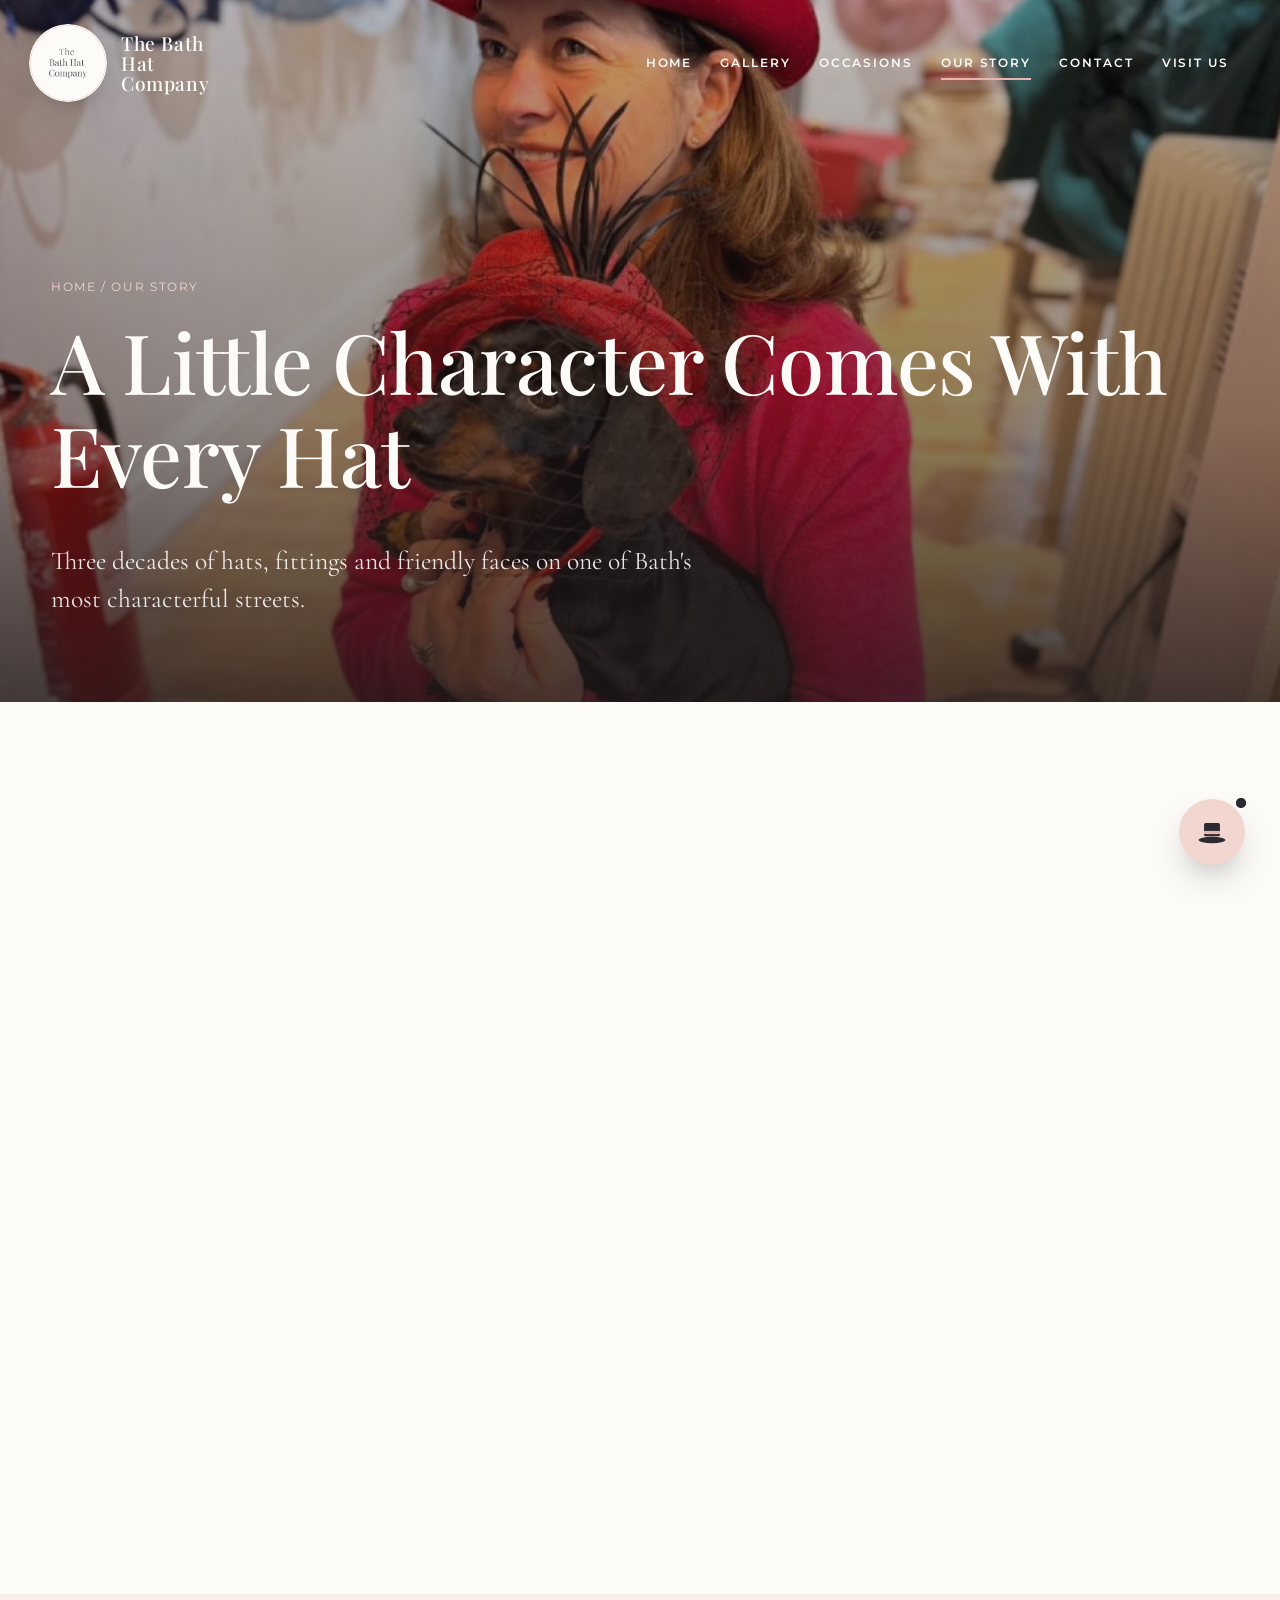
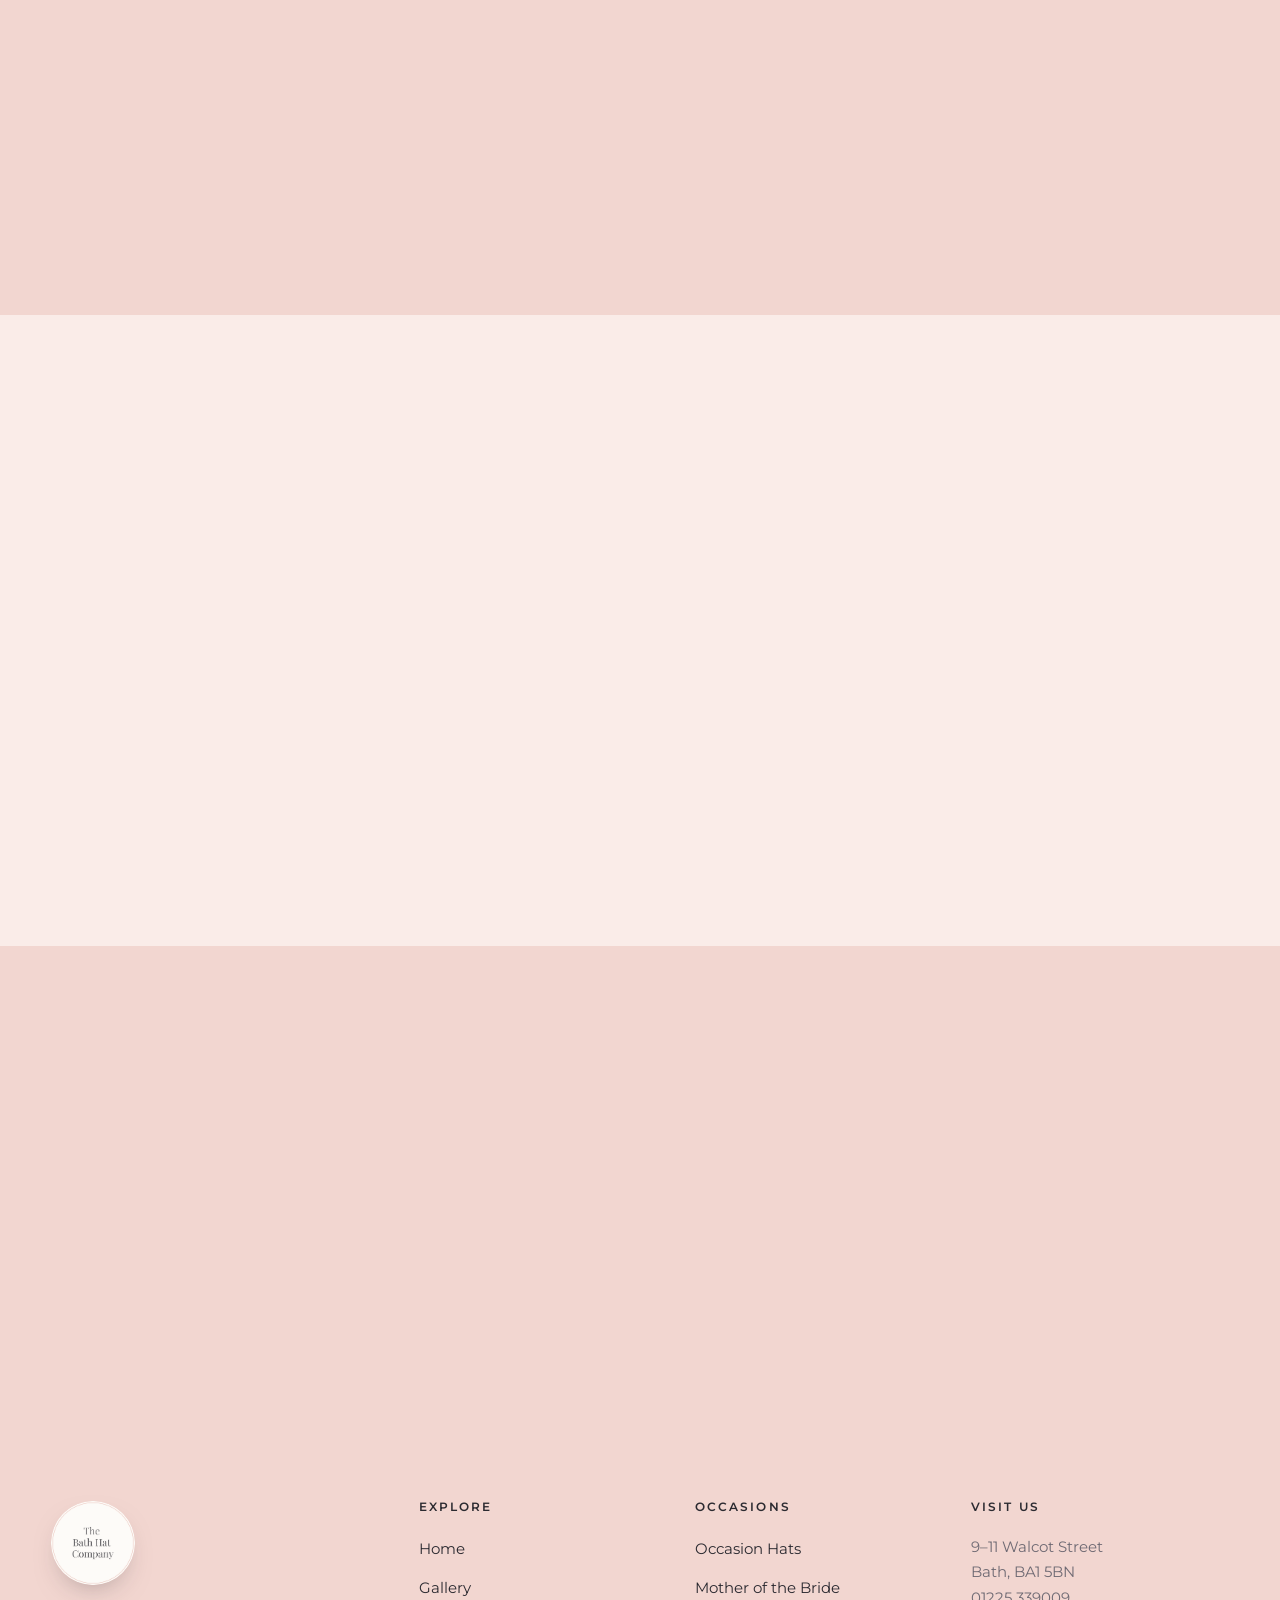
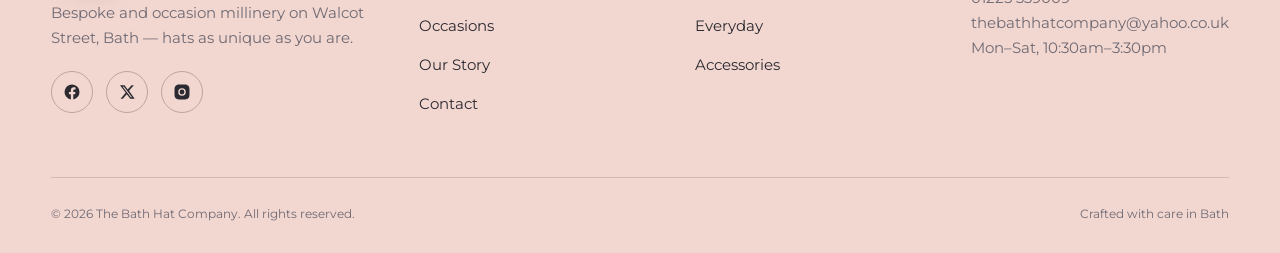
<file: our-story.html>
<!DOCTYPE html>
<html lang="en-GB">
<head>
<meta charset="UTF-8" />
<meta name="viewport" content="width=device-width, initial-scale=1.0" />
<title>Our Story | The Bath Hat Company</title>
<meta name="description" content="Three decades of millinery on Walcot Street, Bath. The story behind The Bath Hat Company — a boutique devoted to hats as unique as you are." />
<link rel="canonical" href="https://www.thebathhatcompany.com/our-story/" />
<link rel="icon" href="assets/images/logo-badge.png" />
<link rel="preconnect" href="https://fonts.googleapis.com" />
<link rel="preconnect" href="https://fonts.gstatic.com" crossorigin />
<link href="https://fonts.googleapis.com/css2?family=Playfair+Display:ital,wght@0,400;0,500;0,600;1,400;1,500;1,600&family=Cormorant+Garamond:ital,wght@0,400;0,500;1,400;1,500&family=Montserrat:wght@300;400;500;600;700&display=swap" rel="stylesheet" />
<link rel="stylesheet" href="css/style.css" />
<link rel="stylesheet" href="css/animations.css" />
</head>
<body>
<a href="#main" class="skip-link">Skip to content</a>
<div id="scroll-progress"></div>

<header class="site-header">
  <div class="container">
    <a href="index.html" class="brand" aria-label="The Bath Hat Company — home"><img src="assets/images/logo-badge.png" alt="The Bath Hat Company" /><span class="brand-word">The Bath Hat Company</span></a>
    <nav class="nav-links" id="nav-links">
      <a href="index.html">Home</a>
      <a href="gallery.html">Gallery</a>
      <a href="occasions.html">Occasions</a>
      <a href="our-story.html">Our Story</a>
      <a href="contact.html#get-in-touch">Contact</a>
      <a href="contact.html">Visit Us</a>
    </nav>
    <button class="nav-toggle" aria-label="Toggle menu" aria-expanded="false"><span></span><span></span><span></span></button>
  </div>
</header>

<main id="main">

  <section class="page-hero" style="min-height:78vh;">
    <img src="assets/images/our-story.jpg" alt="A customer in a red top hat holding her dog in a matching hat, surrounded by hats" loading="eager" />
    <div class="page-hero-content">
      <div class="breadcrumb"><a href="index.html">Home</a> / Our Story</div>
      <h1 data-reveal="up">A Little Character Comes With Every Hat</h1>
      <p class="lede" data-reveal="up" style="--stagger:1;max-width:56ch;color:rgba(253,251,248,.9)">Three decades of hats, fittings and friendly faces on one of Bath's most characterful streets.</p>
    </div>
  </section>

  <section class="section">
    <div class="container split">
      <div>
        <span class="eyebrow" data-reveal="up">Since the 1990s</span>
        <h2 data-reveal="up" style="--stagger:1">Three decades on Walcot Street</h2>
        <p data-reveal="up" style="--stagger:2">For over thirty years, The Bath Hat Company has been dressing heads on one of Bath's most characterful streets. What began as a small collection of occasion hats has grown into a much-loved local landmark — visited by Bath residents, race-goers, wedding parties and curious travellers alike.</p>
        <p data-reveal="up" style="--stagger:3">We've never set out to be the biggest shop in Bath — just the one where you leave with exactly the right hat, fitted properly, by someone who genuinely cares whether you love it.</p>
      </div>
      <div class="split-media" data-reveal="scale">
        <img src="assets/images/gallery-hero.jpg" alt="A wall of hats in every colour inside the shop" loading="lazy" />
        <div class="frame" aria-hidden="true"></div>
      </div>
    </div>
  </section>

  <section class="section section-wash">
    <div class="container split reverse">
      <div class="split-media" data-reveal="scale">
        <img src="assets/images/occ-hat-1.jpg" alt="A pink occasion fascinator in the window" loading="lazy" />
        <div class="frame" aria-hidden="true"></div>
      </div>
      <div>
        <span class="eyebrow" data-reveal="up">Our approach</span>
        <h2 data-reveal="up" style="--stagger:1">No hard sell — just honest advice</h2>
        <p data-reveal="up" style="--stagger:2">Our customers tell us the same thing again and again: there's no pressure here, just patience. We'll happily let you try on hat after hat until you find the one — whether that takes two minutes or twenty.</p>
        <p data-reveal="up" style="--stagger:3">Every hat that leaves our shop has been personally fitted, and if it needs a little easing or a small adjustment, we'll take care of that for you in store, by hand.</p>
      </div>
    </div>
  </section>

  <section class="section">
    <div class="container">
      <div class="section-head center">
        <span class="eyebrow center" data-reveal="up">What we stand for</span>
        <h2 data-reveal="up" style="--stagger:1">The values behind every fitting</h2>
      </div>
      <div class="grid grid-3">
        <div class="tile" data-reveal="up"><div class="num">01</div><h3>Personal Fittings</h3><p>Every visit is one-to-one. We take the time to understand what you need the hat for, and who you are.</p></div>
        <div class="tile" data-reveal="up" data-stagger-index="1"><div class="num">02</div><h3>Real Craftsmanship</h3><p>Shaping, easing and finishing are done by hand, in store, using traditional millinery techniques.</p></div>
        <div class="tile" data-reveal="up" data-stagger-index="2"><div class="num">03</div><h3>A Warm Welcome</h3><p>Bring your dog, bring your questions, bring your indecision — you'll always leave smiling.</p></div>
      </div>
    </div>
  </section>

  <!-- QUOTE -->
  <section class="quote-band">
    <blockquote data-reveal="up">
      <span class="mark" aria-hidden="true">&ldquo;</span>
      <p>Fashions fade, style is eternal.</p>
      <cite>Yves Saint Laurent</cite>
    </blockquote>
  </section>

  <!-- VISIT US -->
  <section class="section section-wash">
    <div class="container split">
      <div>
        <span class="eyebrow" data-reveal="up">Come and say hello</span>
        <h2 data-reveal="up" style="--stagger:1">Find us in the heart of Bath</h2>
        <p data-reveal="up" style="--stagger:2">We're a short stroll from the Roman Baths, the Royal Crescent and Bath Abbey, on characterful Walcot Street. Whether you're planning an outfit for a big occasion or simply love a beautiful hat, we'd be delighted to welcome you.</p>
        <p data-reveal="up" style="--stagger:3">Open Monday to Saturday, 10:30am&ndash;3:30pm.</p>
        <div data-reveal="up" style="--stagger:4"><a href="contact.html#get-in-touch" class="btn btn-pink">Plan Your Visit</a></div>
      </div>
      <div class="split-media" data-reveal="scale" style="aspect-ratio:4/3">
        <img src="assets/images/visit-us.jpg" alt="The Georgian architecture of Bath's Circus on a bright day" loading="lazy" />
        <div class="frame" aria-hidden="true"></div>
      </div>
    </div>
  </section>

  <section class="section section-pink">
    <div class="container text-center">
      <span class="eyebrow center" data-reveal="up">We'd love to help</span>
      <h2 class="mt-0" data-reveal="up" style="--stagger:1">Let us help you find your hat</h2>
      <p class="lede mx-auto maxw-60" data-reveal="up" style="--stagger:2">9&ndash;11 Walcot Street, Bath. Open Monday to Saturday, 10:30am&ndash;3:30pm.</p>
      <div class="hero-actions" style="justify-content:center" data-reveal="up" data-stagger-index="3">
        <a href="contact.html" class="btn btn-pink">Visit Us</a>
        <a href="gallery.html" class="btn">See the Gallery</a>
      </div>
    </div>
  </section>

</main>

<footer class="site-footer">
  <div class="container">
    <div class="footer-grid">
      <div class="footer-brand">
        <img src="assets/images/logo-badge.png" alt="The Bath Hat Company" />
        <p>Bespoke and occasion millinery on Walcot Street, Bath — hats as unique as you are.</p>
        <div class="social-row">
          <a href="https://www.facebook.com/thebathhatcompany" target="_blank" rel="noopener" aria-label="Facebook"><svg width="18" height="18" viewBox="0 0 24 24" fill="currentColor"><path d="M22 12a10 10 0 1 0-11.5 9.9v-7H7.9V12h2.6V9.8c0-2.6 1.5-4 3.9-4 1.1 0 2.3.2 2.3.2v2.5h-1.3c-1.3 0-1.7.8-1.7 1.6V12h2.9l-.5 2.9h-2.4v7A10 10 0 0 0 22 12Z"/></svg></a>
          <a href="https://twitter.com/bathshopping" target="_blank" rel="noopener" aria-label="X (Twitter)"><svg width="16" height="16" viewBox="0 0 24 24" fill="currentColor"><path d="M18.9 2h3.3l-7.2 8.2L23.5 22h-6.6l-5.2-6.8L5.7 22H2.4l7.7-8.8L1.5 2h6.8l4.7 6.2L18.9 2Zm-1.2 18h1.8L7.4 4h-2l12.3 16Z"/></svg></a>
          <a href="https://www.instagram.com/thebathhatcompany/" target="_blank" rel="noopener" aria-label="Instagram"><svg width="18" height="18" viewBox="0 0 24 24" fill="currentColor"><path d="M12 2c2.7 0 3.05.01 4.12.06 1.06.05 1.79.22 2.43.47.66.25 1.21.6 1.76 1.15.5.5.9 1.1 1.15 1.76.25.64.42 1.37.47 2.43.05 1.07.06 1.42.06 4.13s-.01 3.06-.06 4.13c-.05 1.06-.22 1.79-.47 2.43a4.9 4.9 0 0 1-1.15 1.76 4.9 4.9 0 0 1-1.76 1.15c-.64.25-1.37.42-2.43.47-1.07.05-1.42.06-4.12.06s-3.06-.01-4.13-.06c-1.06-.05-1.79-.22-2.43-.47a4.9 4.9 0 0 1-1.76-1.15 4.9 4.9 0 0 1-1.15-1.76c-.25-.64-.42-1.37-.47-2.43C2.01 15.06 2 14.7 2 12s.01-3.06.06-4.13c.05-1.06.22-1.79.47-2.43.25-.66.6-1.21 1.15-1.76A4.9 4.9 0 0 1 5.44 2.53c.64-.25 1.37-.42 2.43-.47C8.94 2.01 9.3 2 12 2Zm0 5a5 5 0 1 0 0 10 5 5 0 0 0 0-10Zm0 8.2a3.2 3.2 0 1 1 0-6.4 3.2 3.2 0 0 1 0 6.4Zm5.2-8.4a1.2 1.2 0 1 1-2.4 0 1.2 1.2 0 0 1 2.4 0Z"/></svg></a>
        </div>
      </div>
      <div><h4>Explore</h4><ul class="footer-links"><li><a href="index.html">Home</a></li><li><a href="gallery.html">Gallery</a></li><li><a href="occasions.html">Occasions</a></li><li><a href="our-story.html">Our Story</a></li><li><a href="contact.html#get-in-touch">Contact</a></li></ul></div>
      <div><h4>Occasions</h4><ul class="footer-links"><li><a href="occasions.html#occasion-hats">Occasion Hats</a></li><li><a href="occasions.html#mother-of-the-bride">Mother of the Bride</a></li><li><a href="occasions.html#everyday">Everyday</a></li><li><a href="occasions.html#accessories">Accessories</a></li></ul></div>
      <div><h4>Visit Us</h4><address>9&ndash;11 Walcot Street<br />Bath, BA1 5BN<br /><a href="tel:01225339009">01225 339009</a><br /><a href="mailto:thebathhatcompany@yahoo.co.uk">thebathhatcompany@yahoo.co.uk</a><br />Mon&ndash;Sat, 10:30am&ndash;3:30pm</address></div>
    </div>
    <div class="footer-bottom"><span>&copy; <span data-year></span> The Bath Hat Company. All rights reserved.</span><span>Crafted with care in Bath</span></div>
  </div>
</footer>

<div id="hat-chat-launcher" role="button" tabindex="0" aria-label="Open Ask the Milliner chat" aria-expanded="false">
  <svg viewBox="0 0 64 64" xmlns="http://www.w3.org/2000/svg"><ellipse cx="32" cy="47" rx="25" ry="6" fill="#2b2a30"/><rect x="17" y="15" width="30" height="25" rx="3" fill="#2b2a30"/><rect x="17" y="30" width="30" height="6" fill="#E7B7AE"/></svg>
  <span class="ping" aria-hidden="true"></span>
</div>
<div id="hat-chat-panel" role="dialog" aria-modal="false" aria-label="Ask the Milliner chat window">
  <div class="hat-chat-head">
    <div class="hat-avatar"><svg viewBox="0 0 64 64" xmlns="http://www.w3.org/2000/svg"><ellipse cx="32" cy="47" rx="25" ry="6" fill="#2b2a30"/><rect x="17" y="15" width="30" height="25" rx="3" fill="#2b2a30"/><rect x="17" y="30" width="30" height="6" fill="#E7B7AE"/></svg></div>
    <div><strong>Ask the Milliner</strong><span>Usually replies instantly</span></div>
    <button class="hat-chat-close" aria-label="Close chat">✕</button>
  </div>
  <div class="hat-chat-body"></div>
  <div class="hat-chat-suggestions"></div>
  <form class="hat-chat-form"><input type="text" placeholder="Ask about hats, hours, fittings…" aria-label="Type your message" autocomplete="off" /><button type="submit" aria-label="Send message"><svg viewBox="0 0 24 24" fill="none" stroke="currentColor" stroke-width="2"><path d="M22 2 11 13"/><path d="M22 2 15 22l-4-9-9-4 20-7Z"/></svg></button></form>
</div>

<script src="js/main.js"></script>
<script src="js/chatbot.js"></script>
</body>
</html>
</file>
<file: css/style.css>
/* ==========================================================================
   The Bath Hat Company — Design System (v2)
   Palette: Pink #F2D6D0 + Warm off-white #FDFBF8 only.
   Charcoal ink is reserved strictly for legible text / fine lines.
   Headings: Playfair Display · Body: Montserrat · Accents: Cormorant Garamond
   ========================================================================== */

:root {
  --pink: #F2D6D0;
  --pink-deep: #E7B7AE;      /* deeper dusty rose, same hue family, for accents */
  --pink-wash: #FAECE8;      /* faint pink tint */
  --offwhite: #FDFBF8;
  --cream: #FDFBF8;
  --paper: #FDFBF8;

  /* Neutral cool charcoal — deliberately NOT brown */
  --ink: #2b2a30;
  --ink-soft: #6f6a73;
  --line: rgba(43, 42, 48, 0.14);
  --line-soft: rgba(43, 42, 48, 0.08);
  --shadow-color: 43, 42, 48;

  --font-display: "Playfair Display", "Times New Roman", serif;
  --font-body: "Montserrat", -apple-system, BlinkMacSystemFont, sans-serif;
  --font-accent: "Cormorant Garamond", Georgia, serif;

  --ease: cubic-bezier(0.4, 0, 0.2, 1);
  --ease-out: cubic-bezier(0.16, 1, 0.3, 1);

  --container: 1280px;
  --gutter: clamp(1.25rem, 4vw, 3.4rem);
  --header-h: 96px;
}

* , *::before, *::after { box-sizing: border-box; }
html { scroll-behavior: smooth; }
body {
  margin: 0;
  font-family: var(--font-body);
  color: var(--ink);
  background: var(--offwhite);
  font-weight: 400;
  line-height: 1.72;
  -webkit-font-smoothing: antialiased;
  overflow-x: hidden;
}
img { max-width: 100%; display: block; }
a { color: inherit; text-decoration: none; }
ul { margin: 0; padding: 0; list-style: none; }
button { font-family: inherit; cursor: pointer; background: none; border: none; color: inherit; }
input, textarea, select { font-family: inherit; font-size: inherit; }
h1, h2, h3, h4 {
  font-family: var(--font-display);
  font-weight: 600;
  line-height: 1.12;
  margin: 0 0 0.5em;
  letter-spacing: -0.01em;
  color: var(--ink);
}
p { margin: 0 0 1em; }

.container {
  width: 100%;
  max-width: var(--container);
  margin: 0 auto;
  padding: 0 var(--gutter);
}

a:focus-visible, button:focus-visible, input:focus-visible, textarea:focus-visible {
  outline: 3px solid var(--ink);
  outline-offset: 3px;
  border-radius: 2px;
}
::selection { background: var(--pink); color: var(--ink); }

/* ---------- Typography helpers ---------- */
.eyebrow {
  display: inline-flex;
  align-items: center;
  gap: 0.7em;
  font-family: var(--font-body);
  font-weight: 600;
  font-size: 0.72rem;
  letter-spacing: 0.28em;
  text-transform: uppercase;
  color: var(--ink-soft);
  margin-bottom: 1.1em;
}
.eyebrow::before {
  content: "";
  width: 2.4em;
  height: 1px;
  background: var(--pink-deep);
}
.eyebrow.center { justify-content: center; }

h1 { font-size: clamp(2.7rem, 6.5vw, 5.4rem); font-weight: 500; }
h2 { font-size: clamp(2rem, 4.4vw, 3.25rem); }
h3 { font-size: clamp(1.35rem, 2.2vw, 1.75rem); }
.lede {
  font-family: var(--font-accent);
  font-size: clamp(1.25rem, 2vw, 1.6rem);
  line-height: 1.5;
  color: var(--ink-soft);
  font-weight: 400;
}
.section-head { max-width: 720px; margin: 0 0 3.4rem; }
.section-head.center { margin-inline: auto; text-align: center; }

/* ---------- Buttons (no dark fills — strictly pink / outline) ---------- */
.btn {
  position: relative;
  display: inline-flex;
  align-items: center;
  gap: 0.7em;
  padding: 1.05em 2.4em;
  font-family: var(--font-body);
  font-size: 0.74rem;
  font-weight: 600;
  letter-spacing: 0.2em;
  text-transform: uppercase;
  border-radius: 100px;
  border: 1.5px solid var(--ink);
  color: var(--ink);
  background: transparent;
  overflow: hidden;
  isolation: isolate;
  transition: color 320ms var(--ease), border-color 320ms var(--ease),
    transform 320ms var(--ease), box-shadow 320ms var(--ease);
  will-change: transform;
}
.btn::before {
  content: "";
  position: absolute;
  inset: 0;
  background: var(--pink);
  transform: scaleX(0);
  transform-origin: left;
  transition: transform 420ms var(--ease-out);
  z-index: -1;
}
.btn:hover, .btn:focus-visible {
  transform: translateY(-2px);
  box-shadow: 0 16px 30px -18px rgba(var(--shadow-color), 0.4);
}
.btn:hover::before, .btn:focus-visible::before { transform: scaleX(1); }
.btn:active { transform: translateY(0); }

/* Filled pink pill (primary) */
.btn-pink {
  background: var(--pink);
  border-color: var(--pink);
  color: var(--ink);
}
.btn-pink::before { background: var(--pink-deep); }

/* Light variant over the hero video */
.btn-light {
  border-color: rgba(255, 255, 255, 0.7);
  color: var(--offwhite);
}
.btn-light::before { background: var(--pink); }
.btn-light:hover, .btn-light:focus-visible { color: var(--ink); border-color: var(--pink); }

.btn-block { width: 100%; justify-content: center; }

/* ==========================================================================
   Header
   ========================================================================== */
.site-header {
  position: fixed;
  inset: 0 0 auto 0;
  z-index: 500;
  padding: 1.5rem 0;
  transition: background-color 460ms var(--ease), padding 460ms var(--ease),
    box-shadow 460ms var(--ease), transform 460ms var(--ease);
}
.site-header .container {
  max-width: 1400px;
  display: flex;
  align-items: center;
  justify-content: space-between;
  gap: 2rem;
  padding-left: clamp(1rem, 2.5vw, 1.8rem);
}
.site-header.is-scrolled {
  background: rgba(253, 251, 248, 0.9);
  backdrop-filter: blur(16px) saturate(150%);
  -webkit-backdrop-filter: blur(16px) saturate(150%);
  box-shadow: 0 10px 40px -24px rgba(var(--shadow-color), 0.4);
  padding: 0.65rem 0;
}
.site-header.nav-hidden { transform: translateY(-115%); }

/* Logo badge lockup */
.brand {
  display: inline-flex;
  align-items: center;
  gap: 0.9rem;
}
.brand img {
  width: 78px;
  height: 78px;
  border-radius: 50%;
  transition: width 460ms var(--ease), height 460ms var(--ease), box-shadow 320ms var(--ease);
  box-shadow: 0 12px 28px -14px rgba(var(--shadow-color), 0.5);
}
.site-header.is-scrolled .brand img { width: 60px; height: 60px; }
.brand-word {
  display: block;
  font-family: var(--font-display);
  font-weight: 500;
  font-size: clamp(1.05rem, 1.5vw, 1.35rem);
  letter-spacing: 0.03em;
  color: var(--offwhite);
  line-height: 1.05;
  max-width: 8ch;
  transition: color 460ms var(--ease);
}
.site-header.is-scrolled .brand-word { color: var(--ink); }
@media (max-width: 640px) { .brand-word { display: none; } }

.nav-links {
  display: flex;
  align-items: center;
  gap: clamp(1.1rem, 2.2vw, 2.4rem);
}
.nav-links > a {
  position: relative;
  font-size: 0.74rem;
  font-weight: 600;
  letter-spacing: 0.16em;
  text-transform: uppercase;
  color: var(--offwhite);
  padding: 0.4em 0;
  transition: color 460ms var(--ease), opacity 300ms var(--ease);
}
.site-header.is-scrolled .nav-links > a { color: var(--ink); }
.nav-links > a::after {
  content: "";
  position: absolute;
  left: 0; right: 100%;
  bottom: -2px;
  height: 1.5px;
  background: var(--pink-deep);
  transition: right 300ms var(--ease-out);
}
.nav-links > a:hover::after, .nav-links > a.active::after { right: 0; }

.nav-cta { color: var(--ink) !important; }
.nav-cta::after { display: none; }

.nav-toggle {
  display: none;
  flex-direction: column;
  gap: 5px;
  width: 30px;
  z-index: 620;
}
.nav-toggle span {
  height: 2px;
  background: var(--offwhite);
  transition: transform 300ms var(--ease), opacity 300ms var(--ease), background-color 300ms var(--ease);
}
.site-header.is-scrolled .nav-toggle span { background: var(--ink); }
.nav-toggle.is-open span:nth-child(1) { transform: translateY(7px) rotate(45deg); }
.nav-toggle.is-open span:nth-child(2) { opacity: 0; }
.nav-toggle.is-open span:nth-child(3) { transform: translateY(-7px) rotate(-45deg); }
body.menu-open .nav-toggle span { background: var(--ink); }

@media (max-width: 900px) {
  .nav-links {
    position: fixed;
    inset: 0;
    flex-direction: column;
    justify-content: center;
    gap: 1.6rem;
    background: var(--pink-wash);
    transform: translateX(100%);
    transition: transform 480ms var(--ease-out);
    z-index: 600;
  }
  body.menu-open .nav-links { transform: translateX(0); }
  .nav-links > a { color: var(--ink) !important; font-size: 1.5rem; letter-spacing: 0.08em; }
  .nav-toggle { display: flex; }
  .nav-cta { margin-top: 0.6rem; }
}

/* ==========================================================================
   Hero
   ========================================================================== */
.hero {
  position: relative;
  min-height: 100svh;
  display: flex;
  align-items: center;              /* content raised to vertical centre */
  overflow: hidden;
  background: var(--ink);
}
.hero-media { position: absolute; inset: 0; z-index: 0; }
.hero-media video, .hero-media img {
  width: 100%; height: 100%;
  object-fit: cover;
  object-position: center 40%;
}

/* ==========================================================================
   video-frame: a static <img> sits visible by default; the <video> is kept
   fully transparent until it reports it is genuinely playing, then it
   crossfades in. This means an unstarted video is never shown on screen,
   so there's nothing for the OS to draw a "tap to play" button over — e.g.
   iOS Low Power Mode, which silently blocks autoplay and has no way for a
   website to detect or override it. Visitors just see the still photo
   until playback truly begins, then it loops forever with no button.
   ========================================================================== */
/* No position rule here deliberately — .hero-media already needs position:
   absolute to fill its parent, while .split-media/.fit-video already set
   position: relative themselves. Setting it again here at equal specificity
   risked winning the cascade tie and silently overriding .hero-media's. */
.video-frame video,
.video-frame .video-frame-poster {
  position: absolute; inset: 0;
  width: 100%; height: 100%;
  object-fit: cover;
  pointer-events: none;
}
.hero-media.video-frame .video-frame-poster,
.hero-media.video-frame video { object-position: center 40%; }
.video-frame video {
  opacity: 0;
  transition: opacity 900ms var(--ease);
}
.video-frame .video-frame-poster {
  opacity: 1;
  transition: opacity 900ms var(--ease);
  z-index: 1;
}
.video-frame.is-playing video { opacity: 1; }
.video-frame.is-playing .video-frame-poster { opacity: 0; }
.hero-media::after {
  content: "";
  position: absolute; inset: 0;
  background:
    linear-gradient(180deg, rgba(30,24,26,0.5) 0%, rgba(30,24,26,0.28) 34%, rgba(30,24,26,0.5) 100%);
}
.hero-content {
  position: relative;
  z-index: 2;
  width: 100%;
  padding: calc(var(--header-h) + 2rem) var(--gutter) 3rem;
  color: var(--offwhite);
  max-width: 1400px;
  margin: 0 auto;
}
.hero-content .eyebrow { color: rgba(253,251,248,0.86); }
.hero-content .eyebrow::before { background: var(--pink); }
.hero-content h1 { color: var(--offwhite); max-width: 15ch; margin-bottom: 0.4em; }
.hero-content h1 em { font-style: italic; font-family: var(--font-accent); font-weight: 500; }
.hero-content .lede { color: rgba(253,251,248,0.9); max-width: 44ch; margin-bottom: 2.4rem; }
.hero-actions { display: flex; flex-wrap: wrap; gap: 1rem; }

/* ==========================================================================
   Sections
   ========================================================================== */
.section { padding: clamp(4.5rem, 9vw, 8.5rem) 0; position: relative; }
.section-pink { background: var(--pink); }
.section-wash { background: var(--pink-wash); }

.grid { display: grid; gap: clamp(1.5rem, 3vw, 2.6rem); }
.grid-2 { grid-template-columns: repeat(2, 1fr); }
.grid-3 { grid-template-columns: repeat(3, 1fr); }
.grid-4 { grid-template-columns: repeat(4, 1fr); }
@media (max-width: 980px) { .grid-3, .grid-4 { grid-template-columns: repeat(2, 1fr); } }
@media (max-width: 600px) { .grid-2, .grid-3, .grid-4 { grid-template-columns: 1fr; } }

.split {
  display: grid;
  grid-template-columns: 1.05fr 0.95fr;
  gap: clamp(2rem, 5vw, 5.5rem);
  align-items: center;
}
.split.reverse .split-media { order: 2; }
@media (max-width: 900px) {
  .split { grid-template-columns: 1fr; }
  .split.reverse .split-media { order: 0; }
}
.split-media {
  position: relative;
  border-radius: 8px;
  overflow: hidden;
  aspect-ratio: 4/5;
  box-shadow: 0 40px 80px -40px rgba(var(--shadow-color), 0.5);
}
.split-media > img, .split-media > video {
  width: 100%; height: 100%; object-fit: cover;
  transition: transform 1000ms var(--ease-out);
}
.split-media:hover > img { transform: scale(1.05); }
.split-media .frame {
  position: absolute; inset: 16px;
  border: 1px solid rgba(255,255,255,0.55);
  pointer-events: none; z-index: 2;
}

/* Image that must show in full (e.g. poster) */
.media-contain {
  background: var(--pink);
  aspect-ratio: auto;
}
.media-contain > img { object-fit: contain; }
.media-contain:hover > img { transform: none; }

/* Video framed so the full frame shows (no crop) on a white ground */
.fit-video {
  background: var(--offwhite);
  aspect-ratio: 1200 / 1138;   /* matches the source video exactly → no crop */
  box-shadow: 0 40px 80px -40px rgba(var(--shadow-color), 0.4);
}
.fit-video > video { object-fit: cover; }
.fit-video .frame { inset: 14px; border-color: rgba(43,42,48,0.16); }

/* Higher specificity so the poster/video crossfade transition isn't
   silently clobbered by .split-media's own transform-only transition */
.split-media.video-frame > video,
.split-media.video-frame > .video-frame-poster {
  transition: opacity 900ms var(--ease), transform 1000ms var(--ease-out);
}

/* ---------- Floating occasion cards ---------- */
.float-grid {
  display: grid;
  grid-template-columns: repeat(4, 1fr);
  gap: clamp(1.1rem, 2vw, 1.8rem);
}
@media (max-width: 900px) { .float-grid { grid-template-columns: repeat(2, 1fr); } }
@media (max-width: 520px) { .float-grid { grid-template-columns: 1fr; max-width: 340px; margin-inline: auto; } }

.float-card {
  position: relative;
  border-radius: 10px;
  overflow: hidden;
  aspect-ratio: 4/5;
  box-shadow: 0 26px 50px -30px rgba(var(--shadow-color), 0.5);
  animation: floaty 6s ease-in-out infinite;
  animation-delay: var(--float-delay, 0s);
  transition: transform 500ms var(--ease-out), box-shadow 500ms var(--ease-out);
}
.float-card:hover {
  transform: translateY(-10px) scale(1.015);
  box-shadow: 0 46px 70px -30px rgba(var(--shadow-color), 0.55);
  animation-play-state: paused;
}
.float-card img {
  width: 100%; height: 100%; object-fit: cover;
  transition: transform 800ms var(--ease-out);
}
.float-card:hover img { transform: scale(1.08); }
.float-card::after {
  content: "";
  position: absolute; inset: 0;
  background: linear-gradient(180deg, rgba(43,42,48,0) 48%, rgba(43,42,48,0.72) 100%);
}
.float-card .fc-label {
  position: absolute;
  left: 0; right: 0; bottom: 0;
  z-index: 2;
  padding: 1.3rem;
  color: var(--offwhite);
}
.float-card .fc-label small {
  display: block;
  font-size: 0.66rem;
  letter-spacing: 0.24em;
  text-transform: uppercase;
  color: var(--pink);
  margin-bottom: 0.4em;
}
.float-card .fc-label span {
  font-family: var(--font-display);
  font-size: 1.28rem;
}
@keyframes floaty {
  0%, 100% { transform: translateY(0); }
  50% { transform: translateY(-12px); }
}

/* ---------- Auto crossfade slideshow (occasion galleries) ---------- */
.slideshow {
  position: relative;
  border-radius: 8px;
  overflow: hidden;
  aspect-ratio: 4/5;
  box-shadow: 0 40px 80px -40px rgba(var(--shadow-color), 0.5);
}
.slideshow img {
  position: absolute; inset: 0;
  width: 100%; height: 100%; object-fit: cover;
  opacity: 0;
  transition: opacity 1400ms var(--ease), transform 7000ms linear;
  transform: scale(1.02);
}
.slideshow img.is-active { opacity: 1; transform: scale(1.09); }
.slideshow .frame {
  position: absolute; inset: 16px;
  border: 1px solid rgba(255,255,255,0.5);
  pointer-events: none; z-index: 3;
}
.slideshow .dots {
  position: absolute;
  left: 0; right: 0; bottom: 1rem;
  z-index: 4;
  display: flex; gap: 7px; justify-content: center;
}
.slideshow .dots i {
  width: 7px; height: 7px; border-radius: 50%;
  background: rgba(255,255,255,0.5);
  transition: background-color 400ms var(--ease), transform 400ms var(--ease);
}
.slideshow .dots i.on { background: var(--pink); transform: scale(1.3); }

/* ---------- Quote band ---------- */
.quote-band {
  padding: clamp(4rem, 8vw, 7rem) 0;
  background: var(--pink);
  text-align: center;
}
.quote-band.wash { background: var(--pink-wash); }
.quote-band blockquote {
  max-width: 900px;
  margin: 0 auto;
  padding: 0 var(--gutter);
}
.quote-band .mark {
  font-family: var(--font-display);
  font-size: 4rem;
  line-height: 0.4;
  color: var(--pink-deep);
  display: block;
  margin-bottom: 0.4em;
}
.quote-band p {
  font-family: var(--font-accent);
  font-style: italic;
  font-size: clamp(1.7rem, 3.6vw, 2.9rem);
  line-height: 1.3;
  color: var(--ink);
  margin-bottom: 0.8rem;
}
.quote-band cite {
  font-style: normal;
  font-family: var(--font-body);
  font-size: 0.74rem;
  font-weight: 600;
  letter-spacing: 0.22em;
  text-transform: uppercase;
  color: var(--ink-soft);
}

/* ---------- Stats ---------- */
.stats { display: grid; grid-template-columns: repeat(4, 1fr); gap: 2rem; text-align: center; }
@media (max-width: 700px) { .stats { grid-template-columns: repeat(2, 1fr); } }
.stat .figure { font-family: var(--font-display); font-size: clamp(2.4rem, 5vw, 3.4rem); color: var(--ink); }
.stat .label { font-size: 0.72rem; letter-spacing: 0.16em; text-transform: uppercase; color: var(--ink-soft); }

/* ---------- Reviews (scroll-through grid, all visible) ---------- */
.review-grid {
  display: grid;
  grid-template-columns: repeat(3, 1fr);
  gap: clamp(1.2rem, 2.4vw, 2rem);
  align-items: stretch;
}
@media (max-width: 900px) { .review-grid { grid-template-columns: repeat(2, 1fr); } }
@media (max-width: 600px) { .review-grid { grid-template-columns: 1fr; } }
.review-card {
  display: flex;
  flex-direction: column;
  height: 100%;
  background: var(--offwhite);
  border: 1px solid var(--line-soft);
  border-radius: 12px;
  padding: 2rem;
  box-shadow: 0 24px 50px -38px rgba(var(--shadow-color), 0.4);
  transition: transform 400ms var(--ease-out), box-shadow 400ms var(--ease-out);
}
.review-card cite { margin-top: auto; }
.section-pink .review-card, .section-wash .review-card { background: var(--offwhite); }
.review-card:hover { transform: translateY(-5px); box-shadow: 0 34px 60px -34px rgba(var(--shadow-color), 0.42); }
.review-card .stars { color: var(--pink-deep); letter-spacing: 0.2em; margin-bottom: 0.9rem; font-size: 0.9rem; }
.review-card p.quote { font-family: var(--font-accent); font-size: 1.24rem; font-style: italic; line-height: 1.5; margin-bottom: 1.1rem; }
.review-card cite { font-style: normal; font-weight: 600; font-size: 0.72rem; letter-spacing: 0.14em; text-transform: uppercase; color: var(--ink-soft); }

/* ---------- Tiles / process ---------- */
.tile {
  padding: 2.2rem;
  background: var(--offwhite);
  border-radius: 10px;
  border: 1px solid var(--line-soft);
  transition: transform 380ms var(--ease-out), box-shadow 380ms var(--ease-out);
}
.tile:hover { transform: translateY(-6px); box-shadow: 0 30px 54px -36px rgba(var(--shadow-color), 0.4); }
.tile .num {
  font-family: var(--font-display);
  font-size: 2.4rem;
  color: var(--pink-deep);
  margin-bottom: 0.2em;
}

/* ---------- Page hero (interior) ---------- */
.page-hero {
  position: relative;
  min-height: 66vh;
  display: flex;
  align-items: flex-end;
  overflow: hidden;
  background: var(--ink);
  padding-top: var(--header-h);
}
.page-hero > img {
  position: absolute; inset: 0;
  width: 100%; height: 100%; object-fit: cover;
}
.page-hero::after {
  content: "";
  position: absolute; inset: 0;
  background: linear-gradient(180deg, rgba(30,24,26,0.25) 0%, rgba(30,24,26,0.5) 60%, rgba(30,24,26,0.82) 100%);
}
.page-hero-content { position: relative; z-index: 2; width: 100%; max-width: 1400px; margin: 0 auto; padding: 0 var(--gutter) 3.6rem; color: var(--offwhite); }
.page-hero-content h1 { color: var(--offwhite); }
.page-hero-content .eyebrow { color: rgba(253,251,248,0.85); }
.page-hero-content .eyebrow::before { background: var(--pink); }
.breadcrumb { font-size: 0.72rem; letter-spacing: 0.14em; text-transform: uppercase; color: var(--pink); margin-bottom: 1rem; }
.breadcrumb a:hover { text-decoration: underline; }

/* ---------- Gallery masonry + lightbox ---------- */
.masonry { columns: 3 300px; column-gap: clamp(1rem, 2vw, 1.6rem); }
@media (max-width: 700px) { .masonry { columns: 2 180px; } }
.masonry-item {
  break-inside: avoid;
  margin-bottom: clamp(1rem, 2vw, 1.6rem);
  position: relative;
  border-radius: 10px;
  overflow: hidden;
  cursor: zoom-in;
  border: 6px solid var(--pink);
  box-shadow: 0 22px 44px -30px rgba(var(--shadow-color), 0.5);
  transition: transform 500ms var(--ease-out), box-shadow 500ms var(--ease-out), border-color 500ms var(--ease);
}
.masonry-item:hover {
  transform: translateY(-6px);
  border-color: var(--pink-deep);
  box-shadow: 0 36px 60px -30px rgba(var(--shadow-color), 0.5);
}
.masonry-item img { width: 100%; display: block; transition: transform 800ms var(--ease-out); }
.masonry-item:hover img { transform: scale(1.05); }
.masonry-item .overlay {
  position: absolute; inset: 0;
  background: linear-gradient(180deg, rgba(43,42,48,0) 55%, rgba(43,42,48,0.7) 100%);
  display: flex; align-items: flex-end; padding: 1.1rem;
  opacity: 0; transition: opacity 340ms var(--ease);
}
.masonry-item:hover .overlay { opacity: 1; }
.masonry-item .overlay span { color: var(--offwhite); font-size: 0.78rem; letter-spacing: 0.1em; text-transform: uppercase; font-weight: 600; }

/* ---------- Tidy aligned gallery grid ---------- */
.gallery-grid {
  display: grid;
  grid-template-columns: repeat(3, 1fr);
  gap: clamp(1rem, 2vw, 1.6rem);
  align-items: stretch;
}
@media (max-width: 900px) { .gallery-grid { grid-template-columns: repeat(2, 1fr); } }
@media (max-width: 560px) { .gallery-grid { grid-template-columns: 1fr; max-width: 380px; margin-inline: auto; } }

.g-tile {
  position: relative;
  border: 6px solid var(--pink);
  border-radius: 10px;
  overflow: hidden;
  aspect-ratio: 4/5;
  box-shadow: 0 22px 44px -30px rgba(var(--shadow-color), 0.5);
  transition: transform 500ms var(--ease-out), border-color 500ms var(--ease), box-shadow 500ms var(--ease-out);
  cursor: zoom-in;
}
.g-tile:hover { transform: translateY(-6px); border-color: var(--pink-deep); box-shadow: 0 36px 60px -30px rgba(var(--shadow-color), 0.5); }
.g-tile img { width: 100%; height: 100%; object-fit: cover; transition: transform 800ms var(--ease-out); }
.g-tile:hover img { transform: scale(1.05); }
.g-tile .overlay {
  position: absolute; inset: 0;
  background: linear-gradient(180deg, rgba(43,42,48,0) 55%, rgba(43,42,48,0.7) 100%);
  display: flex; align-items: flex-end; padding: 1.1rem;
  opacity: 0; transition: opacity 340ms var(--ease);
}
.g-tile:hover .overlay { opacity: 1; }
.g-tile .overlay span { color: var(--offwhite); font-size: 0.78rem; letter-spacing: 0.1em; text-transform: uppercase; font-weight: 600; }

/* Dog tile: image on top, bold quote filling the space beneath */
.g-dog {
  aspect-ratio: 4/5;
  border: 6px solid var(--pink);
  border-radius: 10px;
  overflow: hidden;
  display: flex;
  flex-direction: column;
  background: var(--pink);
  box-shadow: 0 22px 44px -30px rgba(var(--shadow-color), 0.5);
  cursor: default;
}
.g-dog .g-dog-img { flex: 1 1 auto; overflow: hidden; }
.g-dog .g-dog-img img { width: 100%; height: 100%; object-fit: cover; }
.g-dog figcaption {
  flex: 0 0 auto;
  padding: 1.1rem 1rem 1.2rem;
  text-align: center;
  font-family: var(--font-accent);
  font-style: italic;
  font-weight: 700;
  font-size: clamp(1.25rem, 2vw, 1.55rem);
  line-height: 1.25;
  color: var(--ink);
}

.lightbox { position: fixed; inset: 0; z-index: 900; display: none; align-items: center; justify-content: center; padding: 4vh 4vw; }
.lightbox.is-open { display: flex; }
.lightbox-backdrop { position: absolute; inset: 0; background: rgba(30,24,26,0.92); backdrop-filter: blur(6px); opacity: 0; animation: fade-in 220ms var(--ease) forwards; }
.lightbox-figure { position: relative; max-width: 1100px; max-height: 88vh; z-index: 2; opacity: 0; transform: scale(0.95); animation: pop-in 320ms var(--ease-out) 60ms forwards; }
.lightbox-figure img { max-height: 84vh; width: auto; margin: 0 auto; border-radius: 4px; }
.lightbox-close, .lightbox-nav {
  position: absolute; color: var(--offwhite);
  width: 48px; height: 48px; display: flex; align-items: center; justify-content: center;
  border: 1px solid rgba(255,255,255,0.4); border-radius: 50%; z-index: 3;
  transition: background-color 220ms var(--ease), transform 220ms var(--ease);
}
.lightbox-close:hover, .lightbox-nav:hover { background: rgba(255,255,255,0.14); transform: scale(1.06); }
.lightbox-close { top: -1vh; right: 3vw; }
.lightbox-prev { left: -1vw; top: 50%; transform: translateY(-50%); }
.lightbox-next { right: -1vw; top: 50%; transform: translateY(-50%); }
@media (max-width: 900px) { .lightbox-close { top: 1vh; right: 1vw; } .lightbox-prev { left: 1vw; } .lightbox-next { right: 1vw; } }
@keyframes fade-in { to { opacity: 1; } }
@keyframes pop-in { to { opacity: 1; transform: scale(1); } }

/* ---------- Forms ---------- */
.field { position: relative; margin-bottom: 1.4rem; }
.field label {
  position: absolute; left: 1.1rem; top: 1.05rem;
  font-size: 0.95rem; color: var(--ink-soft); pointer-events: none;
  transition: transform 220ms var(--ease-out), font-size 220ms var(--ease-out), color 220ms var(--ease);
  transform-origin: left top; background: var(--offwhite); padding: 0 0.3em;
}
.field input, .field textarea {
  width: 100%; padding: 1.1rem 1.1rem 0.9rem;
  border: 1.5px solid var(--line); border-radius: 6px;
  background: var(--offwhite); color: var(--ink);
  transition: border-color 220ms var(--ease), box-shadow 220ms var(--ease);
}
.field textarea { min-height: 150px; resize: vertical; }
.field input:focus, .field textarea:focus {
  outline: none; border-color: var(--ink);
  box-shadow: 0 0 0 4px rgba(242,214,208,0.6);
}
.field input:focus + label, .field input:not(:placeholder-shown) + label,
.field textarea:focus + label, .field textarea:not(:placeholder-shown) + label {
  transform: translateY(-1.6rem) scale(0.82); color: var(--ink);
}
.field-row { display: grid; grid-template-columns: 1fr 1fr; gap: 0 1.4rem; }
@media (max-width: 560px) { .field-row { grid-template-columns: 1fr; } }
.form-note { font-size: 0.85rem; color: var(--ink-soft); }
.form-success { display: none; padding: 1.2rem 1.4rem; background: var(--pink); border-radius: 8px; margin-bottom: 1.4rem; font-weight: 500; }
.form-success.is-visible { display: block; }

/* scroll-margin so anchored form clears the fixed header */
[id] { scroll-margin-top: calc(var(--header-h) + 20px); }

/* ---------- FAQ ---------- */
.faq-item { border-bottom: 1px solid var(--line); padding: 1.4rem 0; }
.faq-item summary {
  cursor: pointer; list-style: none; display: flex; align-items: center; justify-content: space-between; gap: 1rem;
  font-family: var(--font-display); font-size: 1.2rem; color: var(--ink);
}
.faq-item summary::-webkit-details-marker { display: none; }
.faq-item summary .icon {
  flex-shrink: 0; width: 30px; height: 30px; border-radius: 50%;
  border: 1px solid var(--line); display: flex; align-items: center; justify-content: center; position: relative;
  transition: background-color 300ms var(--ease), transform 300ms var(--ease);
}
.faq-item summary .icon::before, .faq-item summary .icon::after { content: ""; position: absolute; background: var(--ink); transition: opacity 300ms var(--ease); }
.faq-item summary .icon::before { width: 11px; height: 1.5px; }
.faq-item summary .icon::after { width: 1.5px; height: 11px; }
.faq-item[open] summary .icon { background: var(--pink); transform: rotate(180deg); }
.faq-item[open] summary .icon::after { opacity: 0; }
.faq-item .faq-a { font-family: var(--font-accent); font-size: 1.1rem; color: var(--ink-soft); padding-top: 0.9rem; max-width: 64ch; }

/* ---------- Footer (pink, not dark) ---------- */
.site-footer { background: var(--pink); color: var(--ink); padding: clamp(3.5rem, 7vw, 5.5rem) 0 1.8rem; }
.footer-grid {
  display: grid; grid-template-columns: 1.4fr 1fr 1fr 1.1fr;
  gap: clamp(2rem, 4vw, 3rem); padding-bottom: 3rem;
  border-bottom: 1px solid rgba(43,42,48,0.16);
}
@media (max-width: 900px) { .footer-grid { grid-template-columns: 1fr 1fr; } }
@media (max-width: 560px) { .footer-grid { grid-template-columns: 1fr; } }
.footer-brand img { width: 84px; height: 84px; border-radius: 50%; margin-bottom: 1rem; box-shadow: 0 12px 30px -16px rgba(var(--shadow-color), 0.5); }
.site-footer h4 { font-family: var(--font-body); font-weight: 600; font-size: 0.74rem; letter-spacing: 0.18em; text-transform: uppercase; margin-bottom: 1.3rem; color: var(--ink); }
.site-footer p, .site-footer address { font-size: 0.92rem; margin-bottom: 0.6em; font-style: normal; color: var(--ink-soft); }
.site-footer a { transition: color 240ms var(--ease); }
.footer-links li { margin-bottom: 0.7em; }
.footer-links a { position: relative; font-size: 0.92rem; }
.footer-links a::after { content: ""; position: absolute; left: 0; bottom: -2px; height: 1px; width: 0; background: var(--ink); transition: width 260ms var(--ease-out); }
.footer-links a:hover::after { width: 100%; }
.social-row { display: flex; gap: 0.8rem; margin-top: 1.2rem; }
.social-row a {
  width: 42px; height: 42px; display: flex; align-items: center; justify-content: center;
  border: 1px solid rgba(43,42,48,0.28); border-radius: 50%; color: var(--ink);
  transition: background-color 260ms var(--ease), transform 260ms var(--ease), color 260ms var(--ease), border-color 260ms var(--ease);
}
.social-row a:hover { background: var(--ink); color: var(--pink); transform: translateY(-3px); border-color: var(--ink); }
.footer-bottom { display: flex; justify-content: space-between; align-items: center; flex-wrap: wrap; gap: 0.8rem; padding-top: 1.6rem; font-size: 0.78rem; color: var(--ink-soft); }

/* ---------- Utility ---------- */
.text-center { text-align: center; }
.mt-0 { margin-top: 0; }
.mx-auto { margin-inline: auto; }
.maxw-60 { max-width: 60ch; }
.divider { height: 1px; background: var(--line); margin: 3rem 0; border: 0; }
.skip-link { position: absolute; left: -9999px; top: 1rem; z-index: 1200; background: var(--ink); color: var(--offwhite); padding: 0.8em 1.4em; border-radius: 6px; }
.skip-link:focus { left: 1rem; }

/* Reading-progress + reveal live in animations.css */
</file>
<file: css/animations.css>
/* ==========================================================================
   Scroll-driven reveal — fires entering AND re-entering the viewport (both
   directions), GPU-accelerated (transform + opacity only), staggered.
   ========================================================================== */
[data-reveal] {
  opacity: 0;
  transition:
    opacity 780ms var(--ease-out),
    transform 780ms var(--ease-out),
    filter 780ms var(--ease-out);
  transition-delay: calc(var(--stagger, 0) * 90ms);
  will-change: transform, opacity;
}
[data-reveal="up"]    { transform: translateY(38px); }
[data-reveal="down"]  { transform: translateY(-34px); }
[data-reveal="left"]  { transform: translateX(-44px); }
[data-reveal="right"] { transform: translateX(44px); }
[data-reveal="scale"] { transform: scale(0.92); }
[data-reveal="blur"]  { filter: blur(12px); transform: translateY(18px); }
[data-reveal].is-visible { opacity: 1; transform: translate(0,0) scale(1); filter: blur(0); }

[data-parallax] { will-change: transform; }

[data-counter] { font-variant-numeric: tabular-nums; }

/* Scroll progress bar */
#scroll-progress {
  position: fixed; top: 0; left: 0; height: 3px; width: 0%;
  background: linear-gradient(90deg, var(--pink), var(--pink-deep));
  z-index: 900; transition: width 80ms linear;
}

/* Cursor-follow glow */
.glow-surface { position: relative; overflow: hidden; }
.glow-surface::before {
  content: ""; position: absolute;
  left: var(--mx, 50%); top: var(--my, 50%);
  width: 380px; height: 380px;
  background: radial-gradient(circle, rgba(242,214,208,0.4), transparent 70%);
  transform: translate(-50%, -50%); opacity: 0;
  transition: opacity 320ms var(--ease); pointer-events: none;
}
.glow-surface:hover::before { opacity: 1; }

/* ==========================================================================
   Reduced motion
   ========================================================================== */
@media (prefers-reduced-motion: reduce) {
  *, *::before, *::after {
    animation-duration: 0.01ms !important;
    animation-iteration-count: 1 !important;
    transition-duration: 0.01ms !important;
    scroll-behavior: auto !important;
  }
  [data-reveal] { opacity: 1 !important; transform: none !important; filter: none !important; }
  .float-card { animation: none !important; }
}

/* ==========================================================================
   Hat Chatbot Widget — "Ask the Milliner"
   ========================================================================== */
#hat-chat-launcher {
  position: fixed;
  right: clamp(1.1rem, 3vw, 2.2rem);
  bottom: clamp(1.1rem, 3vw, 2.2rem);
  z-index: 950;
  width: 66px; height: 66px; border-radius: 50%;
  background: var(--pink);
  box-shadow: 0 16px 34px -14px rgba(43,42,48,0.5);
  display: flex; align-items: center; justify-content: center;
  transition: transform 320ms var(--ease-out), box-shadow 320ms var(--ease-out);
  animation: chat-float 4.5s ease-in-out infinite;
}
#hat-chat-launcher:hover { transform: translateY(-4px) scale(1.05); box-shadow: 0 22px 44px -14px rgba(43,42,48,0.55); }
#hat-chat-launcher svg { width: 34px; height: 34px; }
#hat-chat-launcher .ping { position: absolute; top: -3px; right: -3px; width: 14px; height: 14px; border-radius: 50%; background: var(--ink); border: 2px solid var(--offwhite); }
#hat-chat-launcher .ping::after { content: ""; position: absolute; inset: 0; border-radius: 50%; background: var(--ink); animation: ping 2.2s ease-out infinite; }
@keyframes ping { 0% { transform: scale(1); opacity: 0.6; } 100% { transform: scale(2.4); opacity: 0; } }
@keyframes chat-float { 0%, 100% { transform: translateY(0); } 50% { transform: translateY(-6px); } }

#hat-chat-panel {
  position: fixed; right: clamp(1rem, 3vw, 2.2rem); bottom: clamp(5.4rem, 12vw, 7rem);
  z-index: 960; width: min(380px, 90vw); max-height: min(560px, 72vh);
  background: var(--offwhite); border-radius: 18px; overflow: hidden;
  box-shadow: 0 40px 80px -24px rgba(43,42,48,0.4);
  display: flex; flex-direction: column;
  transform-origin: bottom right; opacity: 0; transform: scale(0.92) translateY(16px);
  pointer-events: none; transition: opacity 260ms var(--ease-out), transform 320ms var(--ease-out);
}
#hat-chat-panel.is-open { opacity: 1; transform: scale(1) translateY(0); pointer-events: all; }
.hat-chat-head { background: var(--pink); color: var(--ink); padding: 1.1rem 1.3rem; display: flex; align-items: center; gap: 0.8rem; }
.hat-chat-head .hat-avatar { width: 42px; height: 42px; border-radius: 50%; background: var(--offwhite); display: flex; align-items: center; justify-content: center; flex-shrink: 0; }
.hat-chat-head .hat-avatar svg { width: 24px; height: 24px; }
.hat-chat-head strong { display: block; font-family: var(--font-display); font-size: 1.05rem; }
.hat-chat-head span { font-size: 0.74rem; color: var(--ink-soft); }
.hat-chat-close { margin-left: auto; width: 30px; height: 30px; display: flex; align-items: center; justify-content: center; border-radius: 50%; transition: background-color 220ms var(--ease); }
.hat-chat-close:hover { background: rgba(43,42,48,0.1); }
.hat-chat-body { flex: 1; overflow-y: auto; padding: 1.1rem 1.2rem; display: flex; flex-direction: column; gap: 0.8rem; background: var(--pink-wash); }
.hat-msg { max-width: 86%; padding: 0.7em 0.95em; border-radius: 14px; font-size: 0.88rem; line-height: 1.5; opacity: 0; transform: translateY(8px); animation: msg-in 320ms var(--ease-out) forwards; }
@keyframes msg-in { to { opacity: 1; transform: translateY(0); } }
.hat-msg.bot { background: var(--offwhite); border: 1px solid var(--line-soft); align-self: flex-start; border-bottom-left-radius: 4px; }
.hat-msg.user { background: var(--pink); color: var(--ink); align-self: flex-end; border-bottom-right-radius: 4px; }
.hat-msg a { text-decoration: underline; }
.hat-typing { display: inline-flex; gap: 4px; align-self: flex-start; padding: 0.8em 1em; background: var(--offwhite); border: 1px solid var(--line-soft); border-radius: 14px; border-bottom-left-radius: 4px; }
.hat-typing span { width: 6px; height: 6px; border-radius: 50%; background: var(--ink-soft); animation: typing 1.1s infinite ease-in-out; }
.hat-typing span:nth-child(2) { animation-delay: 0.15s; }
.hat-typing span:nth-child(3) { animation-delay: 0.3s; }
@keyframes typing { 0%, 60%, 100% { transform: translateY(0); opacity: 0.5; } 30% { transform: translateY(-4px); opacity: 1; } }
.hat-chat-suggestions { display: flex; flex-wrap: wrap; gap: 0.5rem; padding: 0 1.2rem 0.9rem; background: var(--pink-wash); }
.hat-chip { font-size: 0.74rem; padding: 0.45em 0.9em; border: 1px solid var(--line); border-radius: 30px; background: var(--offwhite); transition: background-color 220ms var(--ease), transform 220ms var(--ease), border-color 220ms var(--ease); }
.hat-chip:hover { background: var(--pink); border-color: var(--pink); transform: translateY(-2px); }
.hat-chat-form { display: flex; gap: 0.6rem; padding: 0.9rem; border-top: 1px solid var(--line-soft); background: var(--offwhite); }
.hat-chat-form input { flex: 1; border: 1.5px solid var(--line); border-radius: 30px; padding: 0.7em 1.1em; font-size: 0.88rem; transition: border-color 220ms var(--ease); }
.hat-chat-form input:focus { outline: none; border-color: var(--pink-deep); }
.hat-chat-form button { width: 42px; height: 42px; border-radius: 50%; background: var(--pink); color: var(--ink); display: flex; align-items: center; justify-content: center; flex-shrink: 0; transition: background-color 220ms var(--ease), transform 220ms var(--ease); }
.hat-chat-form button:hover { background: var(--pink-deep); transform: scale(1.05); }
.hat-chat-form button svg { width: 18px; height: 18px; }
@media (max-width: 480px) { #hat-chat-panel { right: 0.7rem; left: 0.7rem; width: auto; bottom: 5.6rem; } }
</file>
